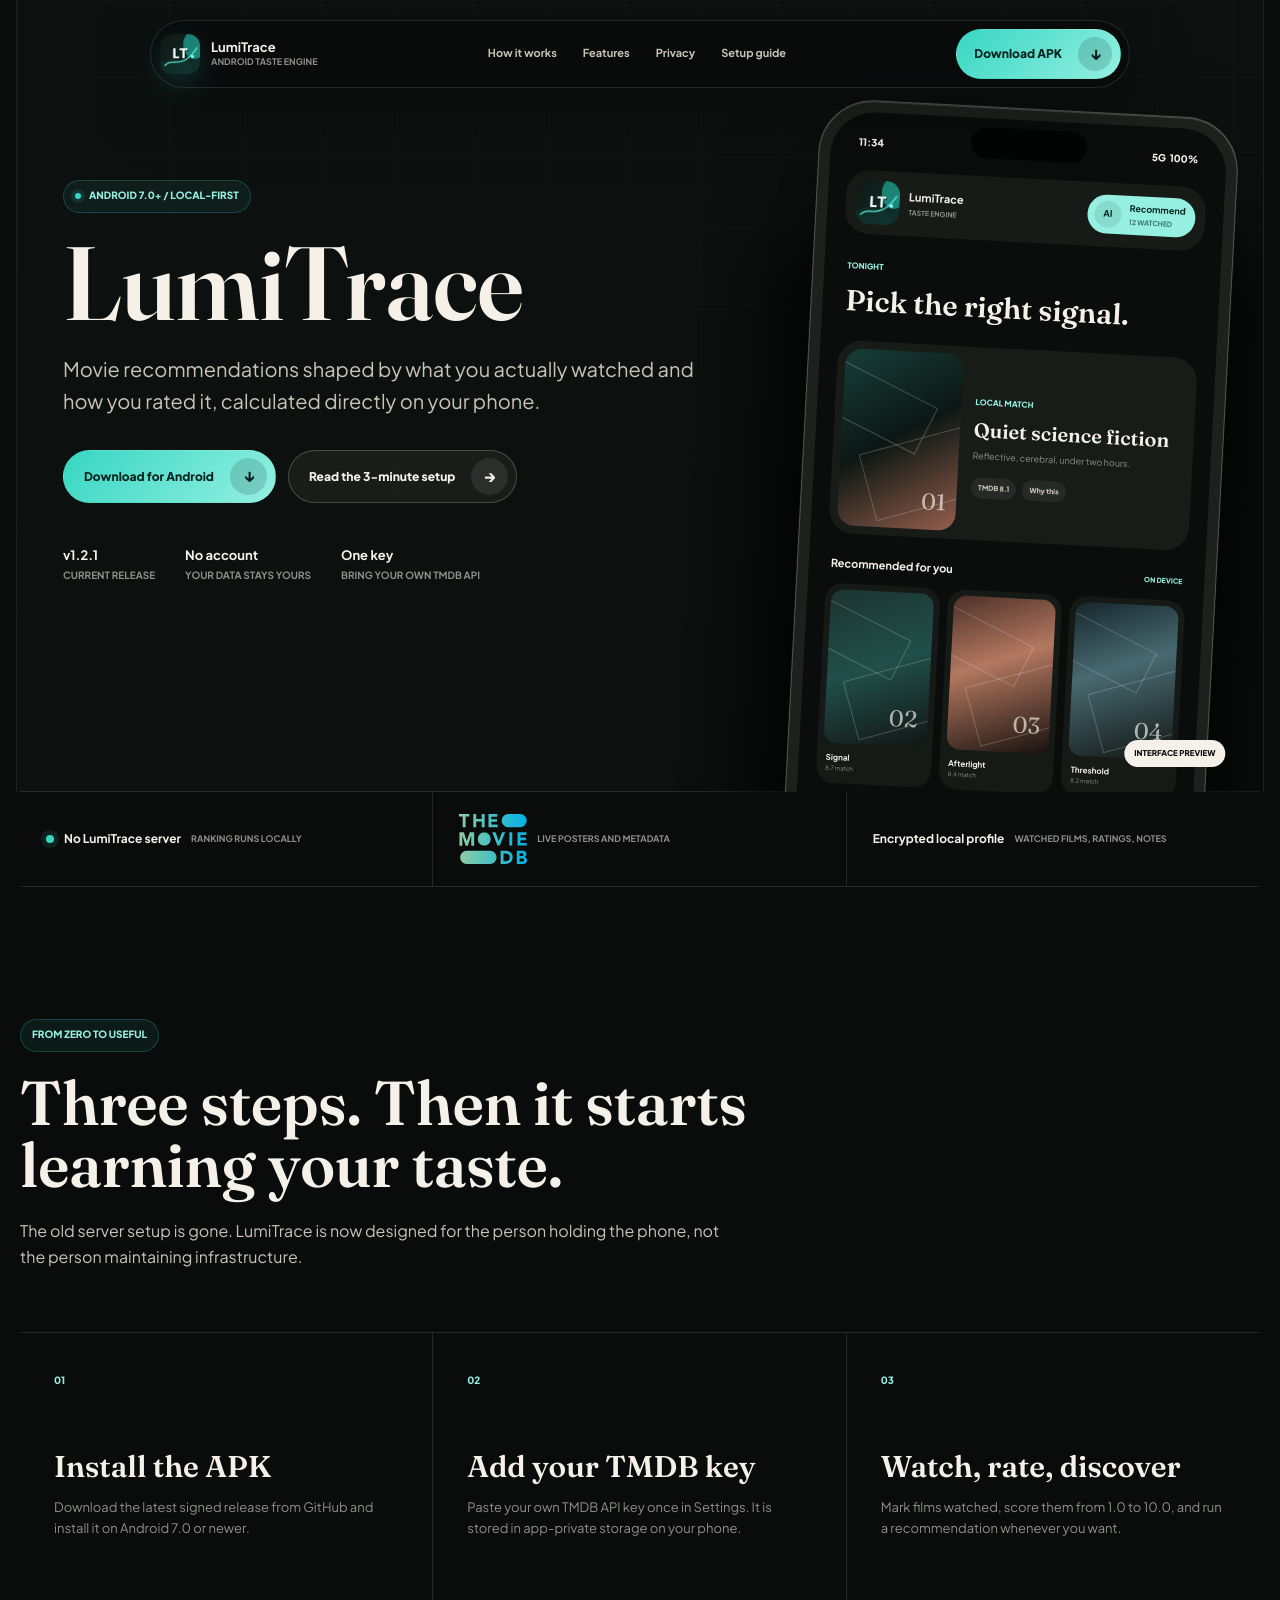
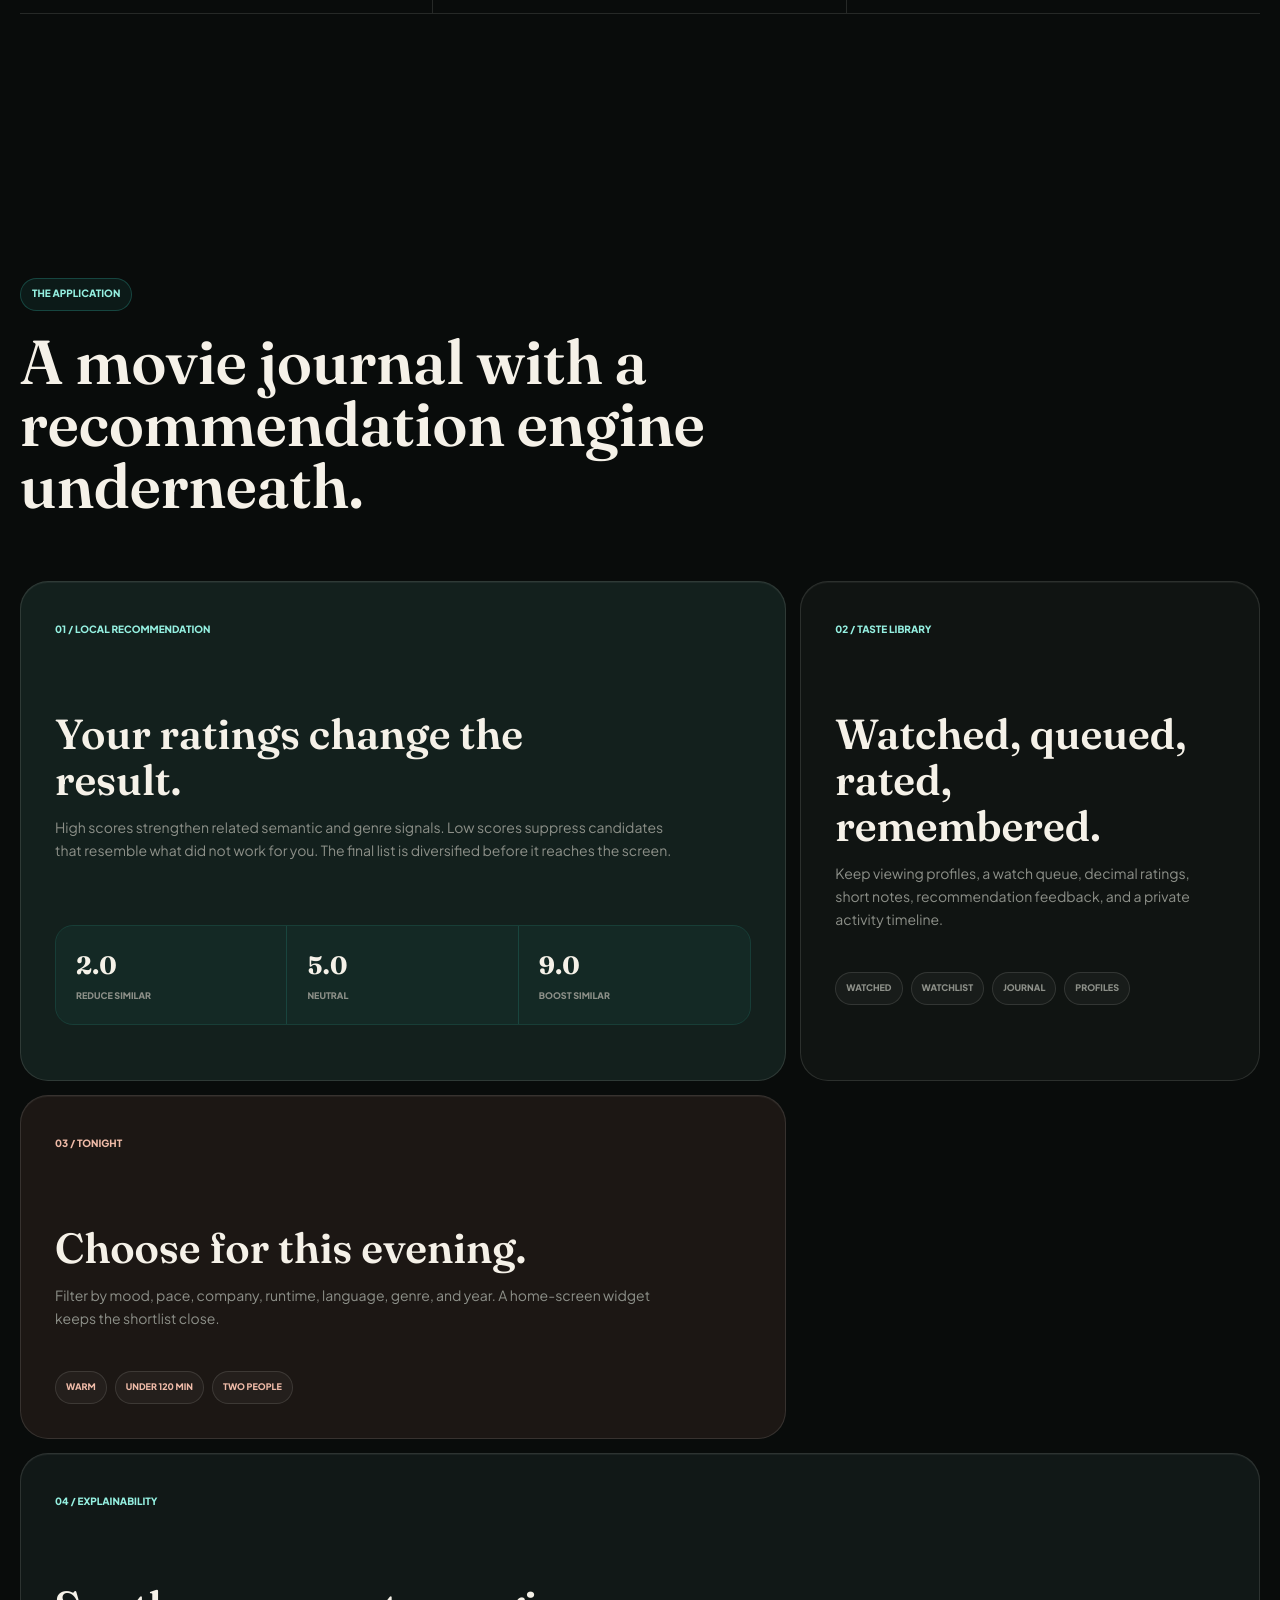
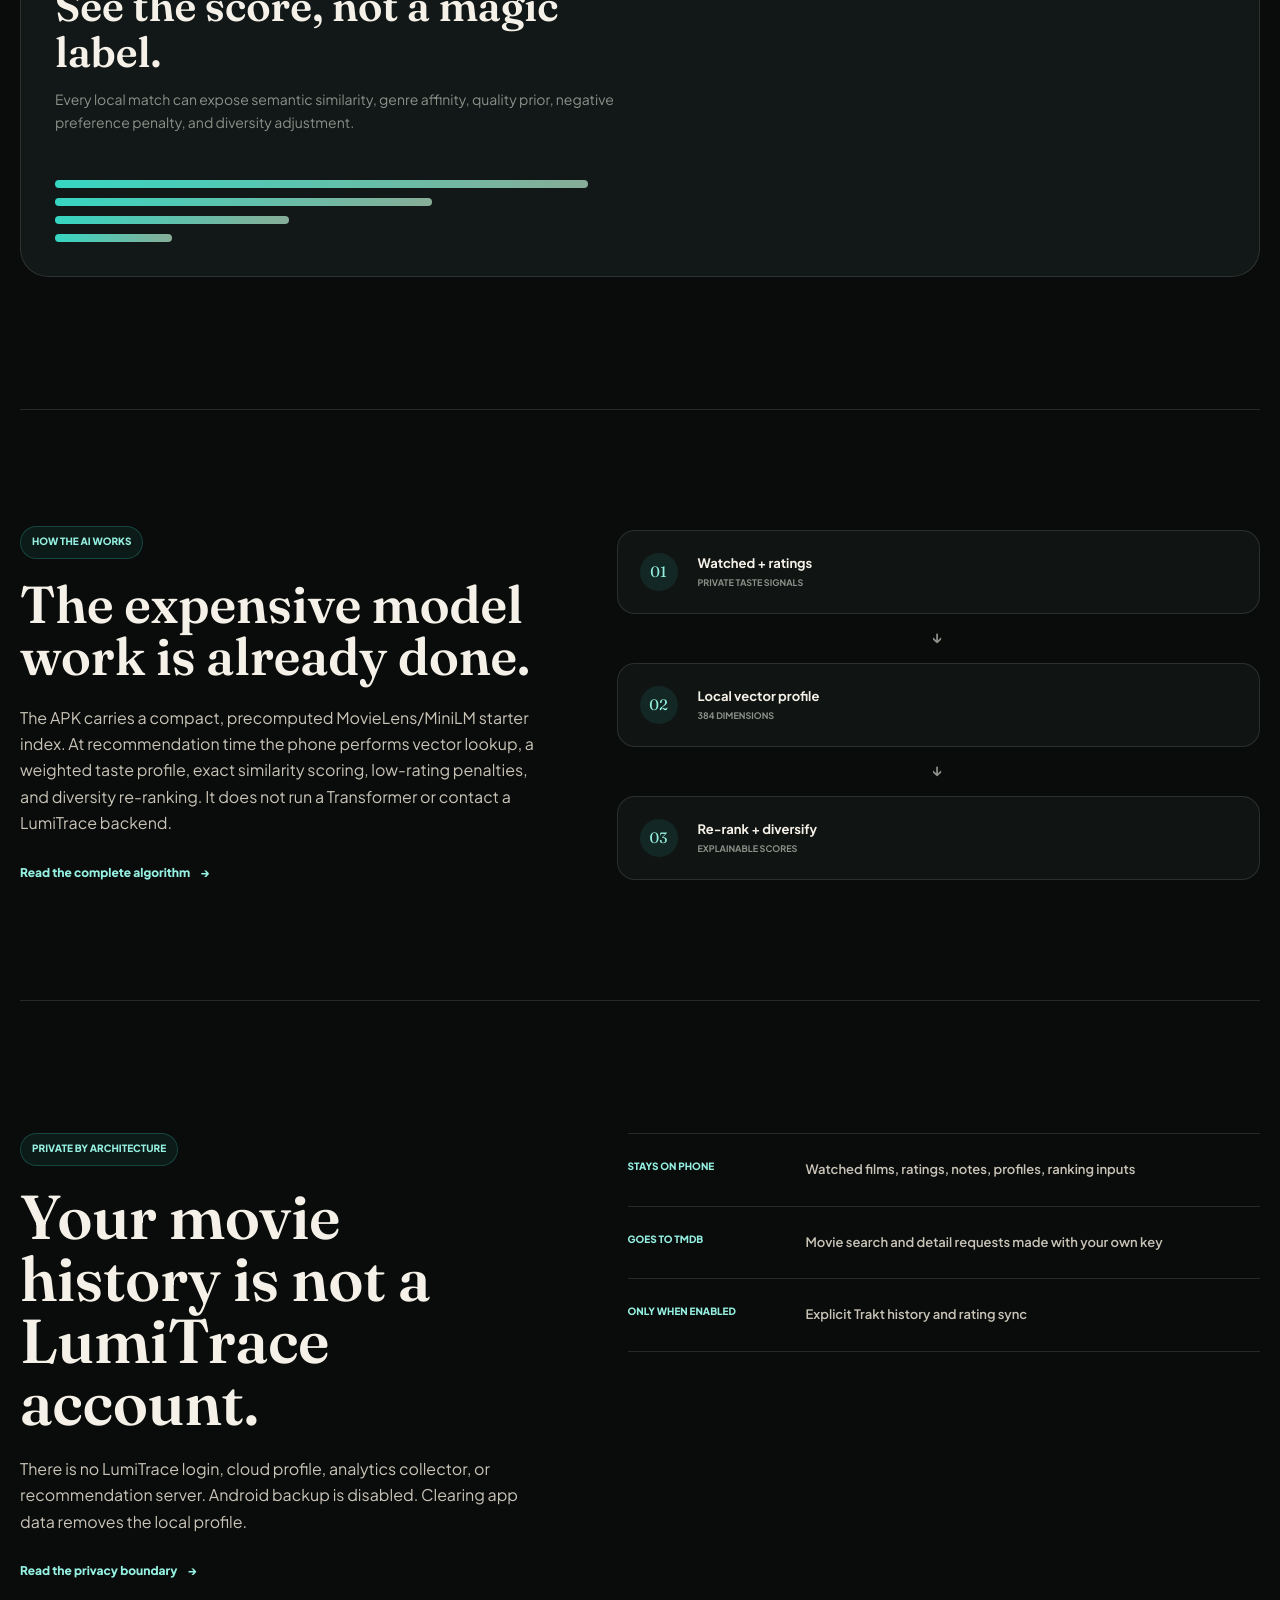
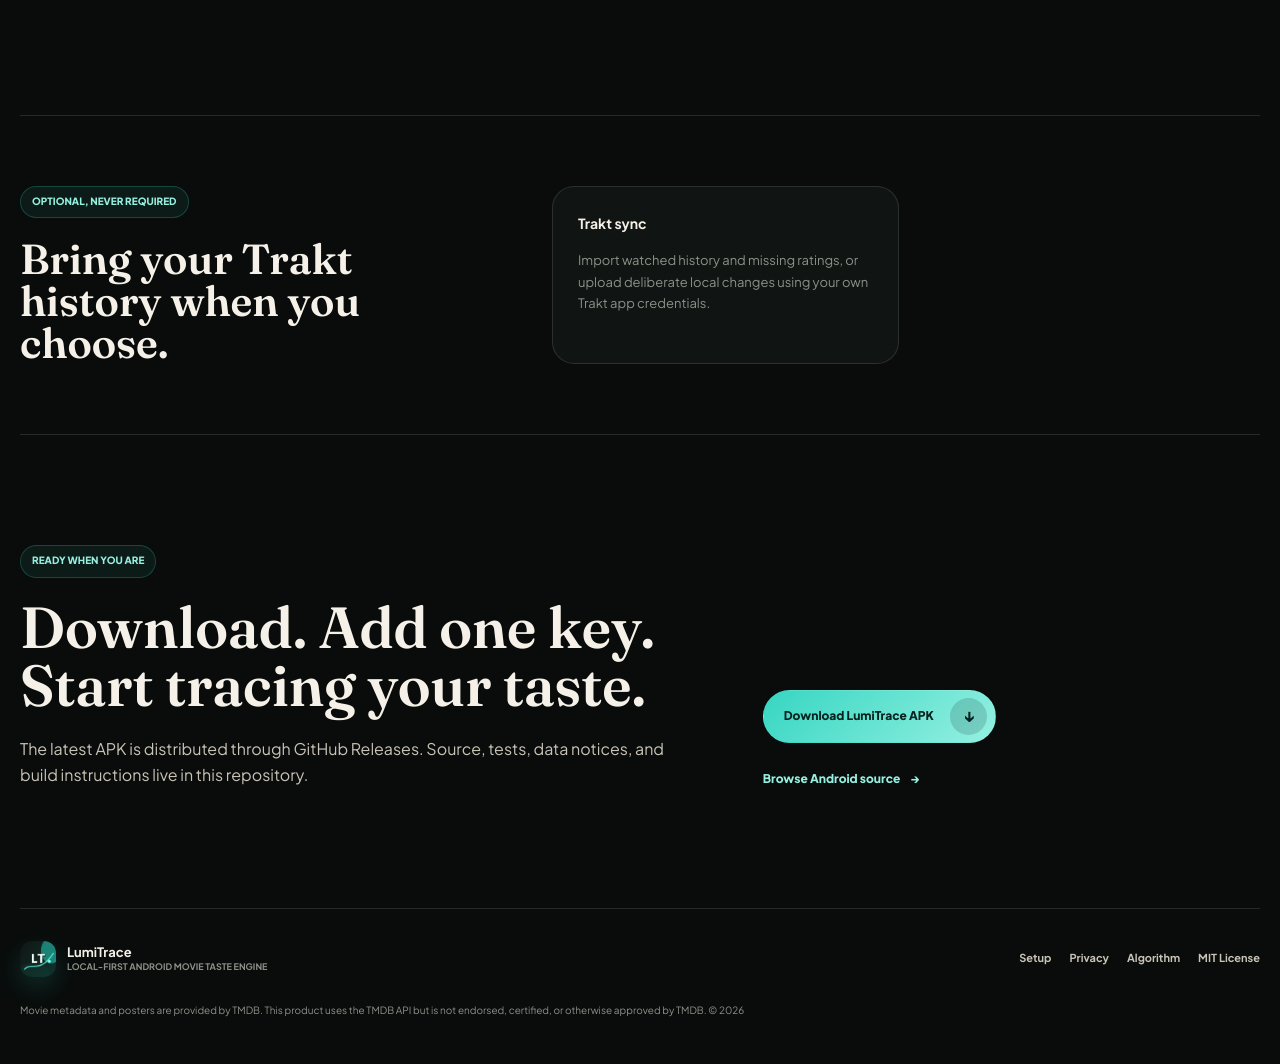
<file: index.html>
<!doctype html>
<html lang="en">
<head>
  <meta charset="utf-8">
  <meta name="viewport" content="width=device-width, initial-scale=1">
  <meta name="description" content="LumiTrace is a private Android movie taste engine. Download the APK, add your own TMDB key, and get on-device recommendations from what you watched and rated.">
  <meta name="theme-color" content="#090c0b">
  <meta property="og:title" content="LumiTrace - Private movie recommendations on Android">
  <meta property="og:description" content="One APK. Your TMDB key. Recommendations calculated on your phone.">
  <meta property="og:image" content="assets/lumitrace-app-icon.png">
  <title>LumiTrace | Private movie recommendations on Android</title>
  <link rel="icon" href="assets/lumitrace-app-icon.png">
  <link rel="preconnect" href="https://fonts.googleapis.com">
  <link rel="preconnect" href="https://fonts.gstatic.com" crossorigin>
  <link href="https://fonts.googleapis.com/css2?family=Fraunces:opsz,wght@9..144,500..750&family=Plus+Jakarta+Sans:wght@400;500;600;700;800&display=swap" rel="stylesheet">
  <link rel="stylesheet" href="styles.css?v=android-v1">
  <script src="site.js?v=android-v1" defer></script>
</head>
<body>
  <a class="skip-link" href="#main">Skip to content</a>

  <header class="nav-island" aria-label="Primary navigation">
    <a class="brand" href="#top" aria-label="LumiTrace home">
      <img src="assets/lumitrace-app-icon.png" alt="" width="40" height="40">
      <span>
        <strong>LumiTrace</strong>
        <small>Android taste engine</small>
      </span>
    </a>
    <nav class="nav-links" aria-label="Page sections">
      <a href="#experience">How it works</a>
      <a href="#features">Features</a>
      <a href="#privacy">Privacy</a>
      <a href="guide.html">Setup guide</a>
    </nav>
    <a class="button button-compact" href="https://github.com/joe998556/LumiTrace-AI-Movie-Recommendation/releases/latest/download/LumiTrace.apk" data-download>
      <span>Download APK</span>
      <i aria-hidden="true">&darr;</i>
    </a>
  </header>

  <main id="main">
    <section class="hero" id="top">
      <div class="hero-grid" aria-hidden="true"></div>
      <div class="hero-copy" data-reveal>
        <span class="eyebrow"><b></b> Android 7.0+ / local-first</span>
        <h1>LumiTrace</h1>
        <p class="hero-lead">Movie recommendations shaped by what you actually watched and how you rated it, calculated directly on your phone.</p>
        <div class="hero-actions">
          <a class="button button-primary" href="https://github.com/joe998556/LumiTrace-AI-Movie-Recommendation/releases/latest/download/LumiTrace.apk" data-download>
            <span>Download for Android</span>
            <i aria-hidden="true">&darr;</i>
          </a>
          <a class="button button-secondary" href="guide.html">
            <span>Read the 3-minute setup</span>
            <i aria-hidden="true">&rarr;</i>
          </a>
        </div>
        <ul class="hero-facts" aria-label="Application facts">
          <li><strong>v1.2.1</strong><span>current release</span></li>
          <li><strong>No account</strong><span>your data stays yours</span></li>
          <li><strong>One key</strong><span>bring your own TMDB API</span></li>
        </ul>
      </div>

      <div class="phone-stage" data-reveal aria-label="LumiTrace application interface preview">
        <div class="phone-shadow"></div>
        <div class="phone-shell">
          <div class="phone-screen">
            <div class="phone-status"><span>11:34</span><span>5G&nbsp;&nbsp;100%</span></div>
            <div class="app-bar">
              <div class="app-identity">
                <img src="assets/lumitrace-app-icon.png" alt="" width="44" height="44">
                <span><strong>LumiTrace</strong><small>Taste engine</small></span>
              </div>
              <div class="recommend-pill"><b>AI</b><span><strong>Recommend</strong><small>12 watched</small></span></div>
            </div>
            <div class="phone-heading"><span>Tonight</span><strong>Pick the right signal.</strong></div>
            <div class="phone-feature">
              <div class="poster-art poster-a"><span>01</span></div>
              <div class="phone-feature-copy">
                <small>LOCAL MATCH</small>
                <strong>Quiet science fiction</strong>
                <p>Reflective, cerebral, under two hours.</p>
                <div><span>TMDB 8.1</span><span>Why this</span></div>
              </div>
            </div>
            <div class="phone-subhead"><strong>Recommended for you</strong><span>On device</span></div>
            <div class="poster-row">
              <div><div class="poster-art poster-b"><span>02</span></div><strong>Signal</strong><small>8.7 match</small></div>
              <div><div class="poster-art poster-c"><span>03</span></div><strong>Afterlight</strong><small>8.4 match</small></div>
              <div><div class="poster-art poster-d"><span>04</span></div><strong>Threshold</strong><small>8.2 match</small></div>
            </div>
          </div>
        </div>
        <span class="preview-label">Interface preview</span>
      </div>
    </section>

    <section class="provider-strip" aria-label="Product boundaries" data-reveal>
      <div><span class="signal-dot"></span><strong>No LumiTrace server</strong><small>ranking runs locally</small></div>
      <div><img src="assets/tmdb-logo.svg" alt="TMDB" width="68"><small>live posters and metadata</small></div>
      <div><strong>Encrypted local profile</strong><small>watched films, ratings, notes</small></div>
    </section>

    <section class="section setup-section" id="experience">
      <div class="section-heading" data-reveal>
        <span class="eyebrow">From zero to useful</span>
        <h2>Three steps. Then it starts learning your taste.</h2>
        <p>The old server setup is gone. LumiTrace is now designed for the person holding the phone, not the person maintaining infrastructure.</p>
      </div>
      <div class="steps">
        <article data-reveal>
          <span>01</span>
          <h3>Install the APK</h3>
          <p>Download the latest signed release from GitHub and install it on Android 7.0 or newer.</p>
        </article>
        <article data-reveal>
          <span>02</span>
          <h3>Add your TMDB key</h3>
          <p>Paste your own TMDB API key once in Settings. It is stored in app-private storage on your phone.</p>
        </article>
        <article data-reveal>
          <span>03</span>
          <h3>Watch, rate, discover</h3>
          <p>Mark films watched, score them from 1.0 to 10.0, and run a recommendation whenever you want.</p>
        </article>
      </div>
    </section>

    <section class="section" id="features">
      <div class="section-heading section-heading-wide" data-reveal>
        <span class="eyebrow">The application</span>
        <h2>A movie journal with a recommendation engine underneath.</h2>
      </div>
      <div class="feature-grid">
        <article class="feature feature-main" data-reveal>
          <span class="feature-index">01 / Local recommendation</span>
          <h3>Your ratings change the result.</h3>
          <p>High scores strengthen related semantic and genre signals. Low scores suppress candidates that resemble what did not work for you. The final list is diversified before it reaches the screen.</p>
          <div class="rating-scale" aria-label="Rating influence example">
            <span><b>2.0</b><small>reduce similar</small></span>
            <span><b>5.0</b><small>neutral</small></span>
            <span><b>9.0</b><small>boost similar</small></span>
          </div>
        </article>
        <article class="feature feature-library" data-reveal>
          <span class="feature-index">02 / Taste library</span>
          <h3>Watched, queued, rated, remembered.</h3>
          <p>Keep viewing profiles, a watch queue, decimal ratings, short notes, recommendation feedback, and a private activity timeline.</p>
          <div class="library-list"><span>Watched</span><span>Watchlist</span><span>Journal</span><span>Profiles</span></div>
        </article>
        <article class="feature feature-tonight" data-reveal>
          <span class="feature-index">03 / Tonight</span>
          <h3>Choose for this evening.</h3>
          <p>Filter by mood, pace, company, runtime, language, genre, and year. A home-screen widget keeps the shortlist close.</p>
          <div class="context-tags"><span>Warm</span><span>Under 120 min</span><span>Two people</span></div>
        </article>
        <article class="feature feature-explain" data-reveal>
          <span class="feature-index">04 / Explainability</span>
          <h3>See the score, not a magic label.</h3>
          <p>Every local match can expose semantic similarity, genre affinity, quality prior, negative preference penalty, and diversity adjustment.</p>
          <div class="trace-bars" aria-hidden="true">
            <i style="--value:82%"></i><i style="--value:58%"></i><i style="--value:36%"></i><i style="--value:18%"></i>
          </div>
        </article>
      </div>
    </section>

    <section class="algorithm-band" id="algorithm">
      <div class="section-heading" data-reveal>
        <span class="eyebrow">How the AI works</span>
        <h2>The expensive model work is already done.</h2>
        <p>The APK carries a compact, precomputed MovieLens/MiniLM starter index. At recommendation time the phone performs vector lookup, a weighted taste profile, exact similarity scoring, low-rating penalties, and diversity re-ranking. It does not run a Transformer or contact a LumiTrace backend.</p>
        <a class="text-link" href="ALGORITHM.md">Read the complete algorithm <span>&rarr;</span></a>
      </div>
      <div class="pipeline" data-reveal aria-label="On-device recommendation pipeline">
        <div><span>01</span><strong>Watched + ratings</strong><small>private taste signals</small></div>
        <b aria-hidden="true">&rarr;</b>
        <div><span>02</span><strong>Local vector profile</strong><small>384 dimensions</small></div>
        <b aria-hidden="true">&rarr;</b>
        <div><span>03</span><strong>Re-rank + diversify</strong><small>explainable scores</small></div>
      </div>
    </section>

    <section class="section privacy-section" id="privacy">
      <div class="privacy-copy" data-reveal>
        <span class="eyebrow">Private by architecture</span>
        <h2>Your movie history is not a LumiTrace account.</h2>
        <p>There is no LumiTrace login, cloud profile, analytics collector, or recommendation server. Android backup is disabled. Clearing app data removes the local profile.</p>
        <a class="text-link" href="privacy.html">Read the privacy boundary <span>&rarr;</span></a>
      </div>
      <div class="privacy-ledger" data-reveal>
        <div><span>Stays on phone</span><strong>Watched films, ratings, notes, profiles, ranking inputs</strong></div>
        <div><span>Goes to TMDB</span><strong>Movie search and detail requests made with your own key</strong></div>
        <div><span>Only when enabled</span><strong>Explicit Trakt history and rating sync</strong></div>
      </div>
    </section>

    <section class="optional-band" data-reveal>
      <div>
        <span class="eyebrow">Optional, never required</span>
        <h2>Bring your Trakt history when you choose.</h2>
      </div>
      <div class="optional-items">
        <article><strong>Trakt sync</strong><p>Import watched history and missing ratings, or upload deliberate local changes using your own Trakt app credentials.</p></article>
      </div>
    </section>

    <section class="download-section" id="download">
      <div data-reveal>
        <span class="eyebrow">Ready when you are</span>
        <h2>Download. Add one key. Start tracing your taste.</h2>
        <p>The latest APK is distributed through GitHub Releases. Source, tests, data notices, and build instructions live in this repository.</p>
      </div>
      <div class="download-actions" data-reveal>
        <a class="button button-primary" href="https://github.com/joe998556/LumiTrace-AI-Movie-Recommendation/releases/latest/download/LumiTrace.apk" data-download>
          <span>Download LumiTrace APK</span>
          <i aria-hidden="true">&darr;</i>
        </a>
        <a class="text-link" href="https://github.com/joe998556/LumiTrace-AI-Movie-Recommendation">Browse Android source <span>&rarr;</span></a>
      </div>
    </section>
  </main>

  <footer>
    <div class="footer-brand"><img src="assets/lumitrace-app-icon.png" alt="" width="36" height="36"><span><strong>LumiTrace</strong><small>Local-first Android movie taste engine</small></span></div>
    <div class="footer-links"><a href="guide.html">Setup</a><a href="privacy.html">Privacy</a><a href="ALGORITHM.md">Algorithm</a><a href="LICENSE">MIT License</a></div>
    <p>Movie metadata and posters are provided by TMDB. This product uses the TMDB API but is not endorsed, certified, or otherwise approved by TMDB. <span id="copyrightYear"></span></p>
  </footer>
</body>
</html>
</file>
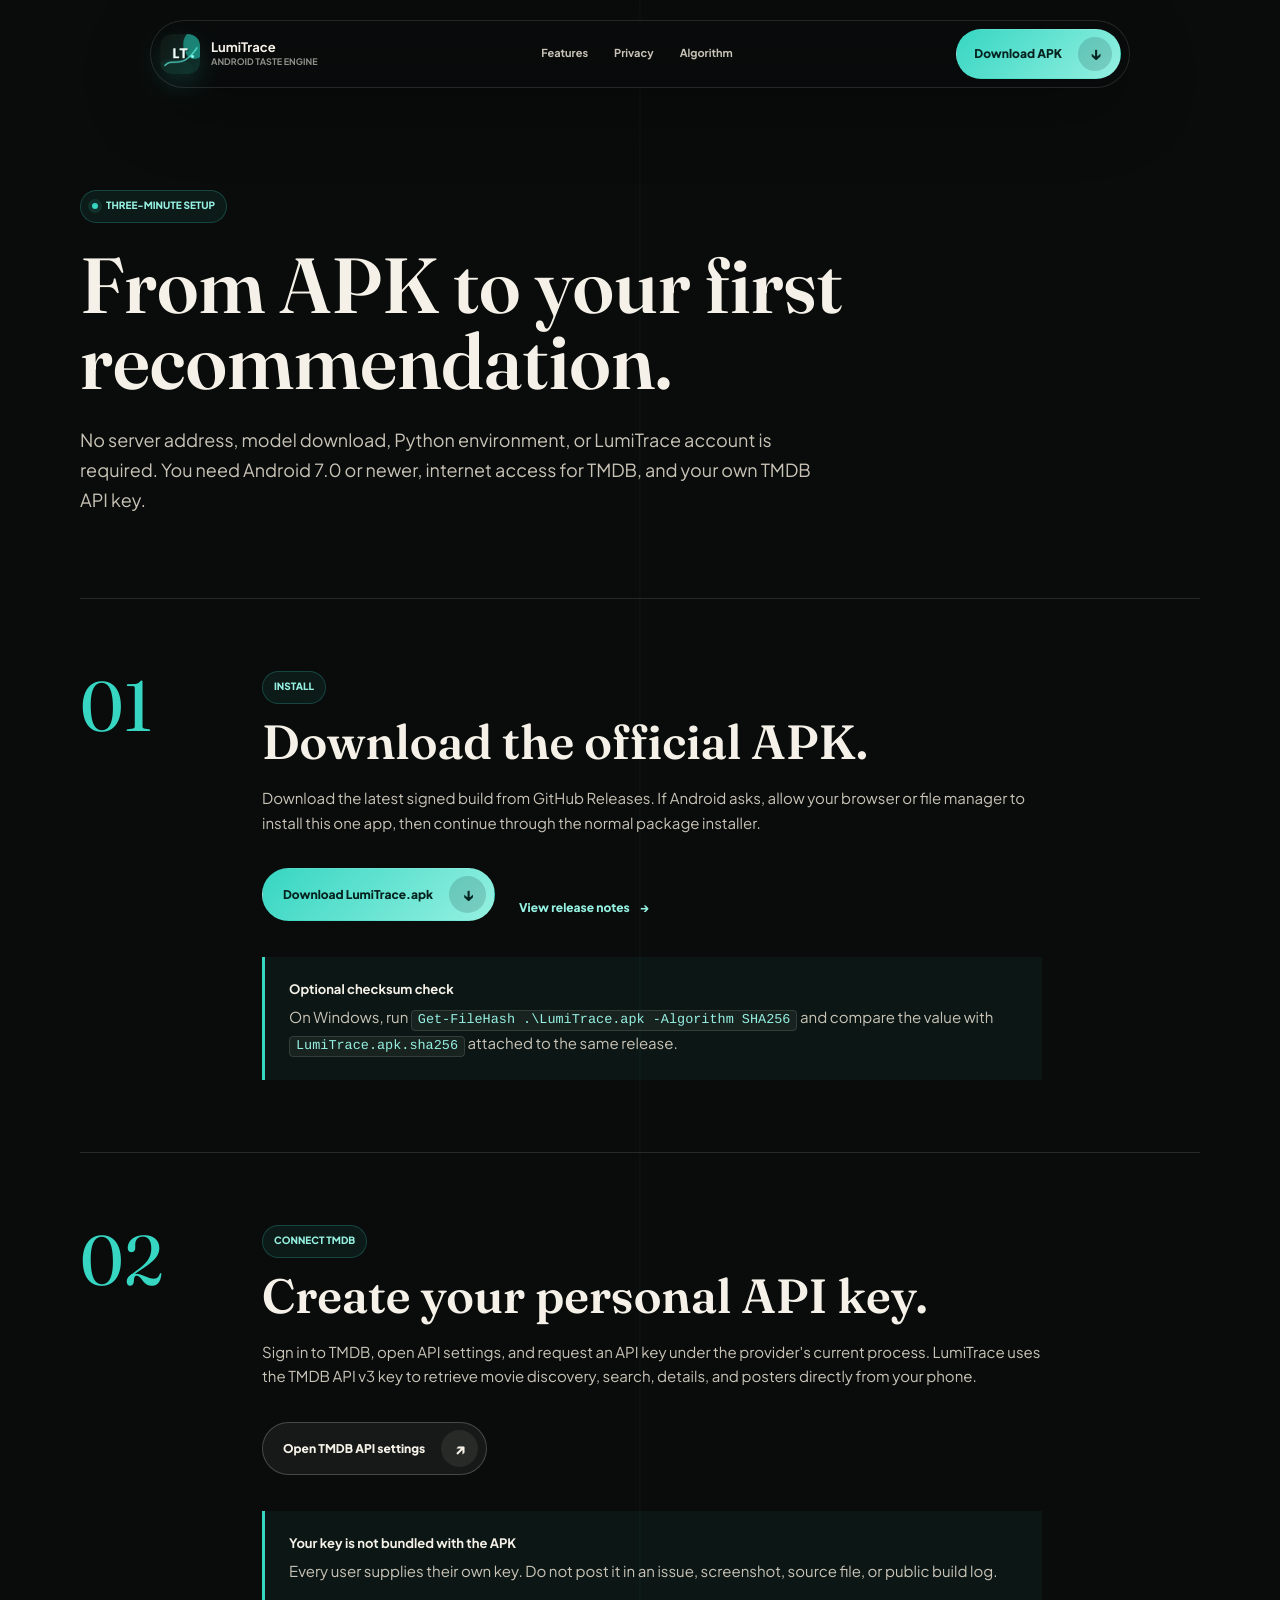
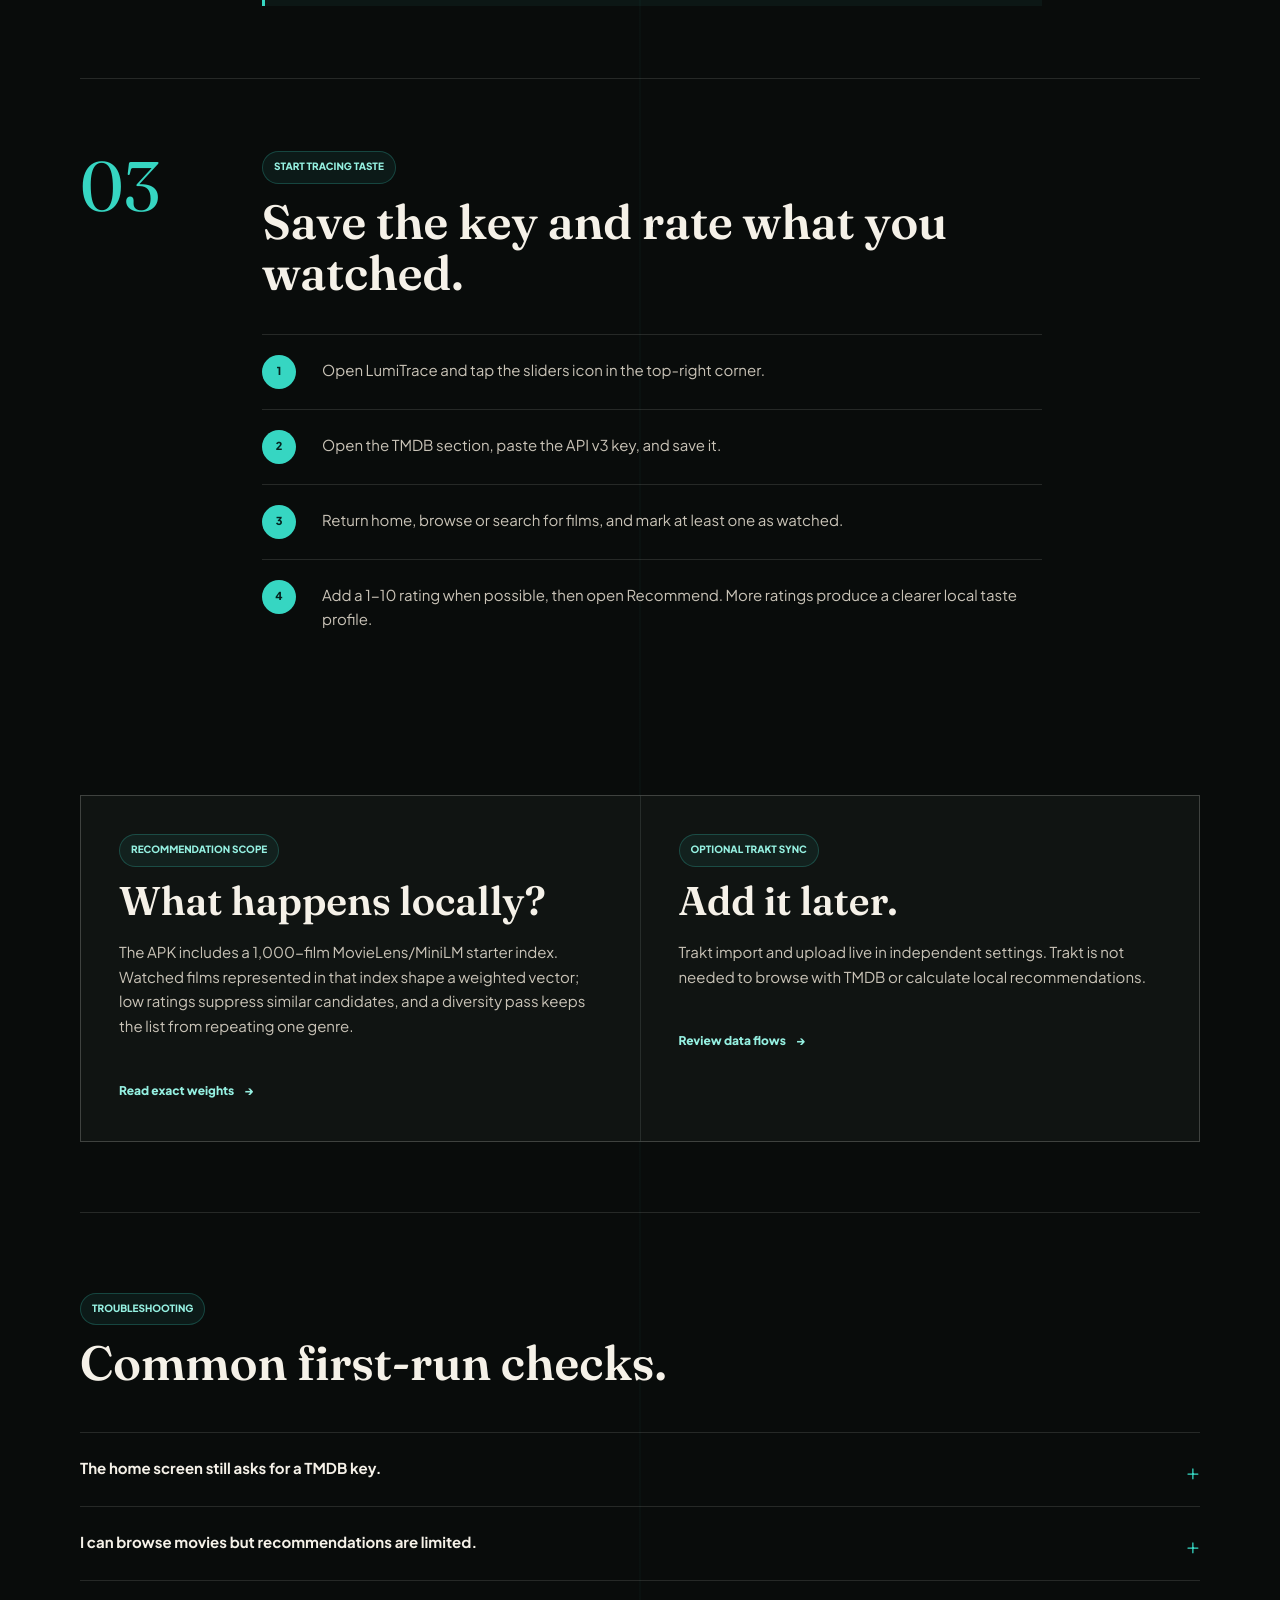
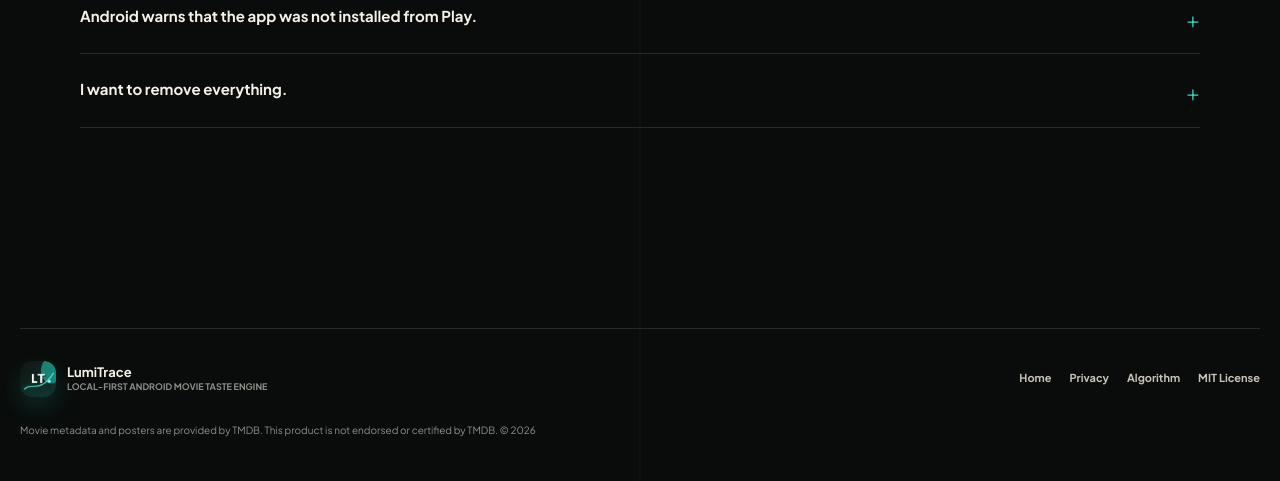
<file: guide.html>
<!doctype html>
<html lang="en">
<head>
  <meta charset="utf-8">
  <meta name="viewport" content="width=device-width, initial-scale=1">
  <meta name="description" content="Install LumiTrace on Android, create a TMDB API key, and start private on-device movie recommendations in three steps.">
  <meta name="theme-color" content="#090c0b">
  <title>Setup Guide | LumiTrace</title>
  <link rel="icon" href="assets/lumitrace-app-icon.png">
  <link rel="preconnect" href="https://fonts.googleapis.com">
  <link rel="preconnect" href="https://fonts.gstatic.com" crossorigin>
  <link href="https://fonts.googleapis.com/css2?family=Fraunces:opsz,wght@9..144,500..750&family=Plus+Jakarta+Sans:wght@400;500;600;700;800&display=swap" rel="stylesheet">
  <link rel="stylesheet" href="styles.css?v=android-v1">
  <script src="site.js?v=android-v1" defer></script>
</head>
<body class="document-body">
  <a class="skip-link" href="#main">Skip to content</a>
  <header class="nav-island" aria-label="Primary navigation">
    <a class="brand" href="index.html" aria-label="LumiTrace home">
      <img src="assets/lumitrace-app-icon.png" alt="" width="40" height="40">
      <span><strong>LumiTrace</strong><small>Android taste engine</small></span>
    </a>
    <nav class="nav-links" aria-label="Page navigation"><a href="index.html#features">Features</a><a href="privacy.html">Privacy</a><a href="ALGORITHM.md">Algorithm</a></nav>
    <a class="button button-compact" href="https://github.com/joe998556/LumiTrace-AI-Movie-Recommendation/releases/latest/download/LumiTrace.apk"><span>Download APK</span><i aria-hidden="true">&darr;</i></a>
  </header>

  <main class="document-shell" id="main">
    <header class="document-hero" data-reveal>
      <span class="eyebrow"><b></b> Three-minute setup</span>
      <h1>From APK to your first recommendation.</h1>
      <p>No server address, model download, Python environment, or LumiTrace account is required. You need Android 7.0 or newer, internet access for TMDB, and your own TMDB API key.</p>
    </header>

    <section class="guide-step" data-reveal>
      <div class="step-number">01</div>
      <div class="step-content">
        <span class="eyebrow">Install</span>
        <h2>Download the official APK.</h2>
        <p>Download the latest signed build from GitHub Releases. If Android asks, allow your browser or file manager to install this one app, then continue through the normal package installer.</p>
        <div class="inline-actions">
          <a class="button button-primary" href="https://github.com/joe998556/LumiTrace-AI-Movie-Recommendation/releases/latest/download/LumiTrace.apk"><span>Download LumiTrace.apk</span><i aria-hidden="true">&darr;</i></a>
          <a class="text-link" href="https://github.com/joe998556/LumiTrace-AI-Movie-Recommendation/releases/latest">View release notes <span>&rarr;</span></a>
        </div>
        <aside class="document-note"><strong>Optional checksum check</strong><p>On Windows, run <code>Get-FileHash .\LumiTrace.apk -Algorithm SHA256</code> and compare the value with <code>LumiTrace.apk.sha256</code> attached to the same release.</p></aside>
      </div>
    </section>

    <section class="guide-step" data-reveal>
      <div class="step-number">02</div>
      <div class="step-content">
        <span class="eyebrow">Connect TMDB</span>
        <h2>Create your personal API key.</h2>
        <p>Sign in to TMDB, open API settings, and request an API key under the provider's current process. LumiTrace uses the TMDB API v3 key to retrieve movie discovery, search, details, and posters directly from your phone.</p>
        <div class="inline-actions"><a class="button button-secondary" href="https://www.themoviedb.org/settings/api"><span>Open TMDB API settings</span><i aria-hidden="true">&nearr;</i></a></div>
        <aside class="document-note"><strong>Your key is not bundled with the APK</strong><p>Every user supplies their own key. Do not post it in an issue, screenshot, source file, or public build log.</p></aside>
      </div>
    </section>

    <section class="guide-step" data-reveal>
      <div class="step-number">03</div>
      <div class="step-content">
        <span class="eyebrow">Start tracing taste</span>
        <h2>Save the key and rate what you watched.</h2>
        <ol class="instruction-list">
          <li><span>1</span><p>Open LumiTrace and tap the sliders icon in the top-right corner.</p></li>
          <li><span>2</span><p>Open the TMDB section, paste the API v3 key, and save it.</p></li>
          <li><span>3</span><p>Return home, browse or search for films, and mark at least one as watched.</p></li>
          <li><span>4</span><p>Add a 1-10 rating when possible, then open Recommend. More ratings produce a clearer local taste profile.</p></li>
        </ol>
      </div>
    </section>

    <section class="document-grid" data-reveal>
      <article><span class="eyebrow">Recommendation scope</span><h2>What happens locally?</h2><p>The APK includes a 1,000-film MovieLens/MiniLM starter index. Watched films represented in that index shape a weighted vector; low ratings suppress similar candidates, and a diversity pass keeps the list from repeating one genre.</p><a class="text-link" href="ALGORITHM.md">Read exact weights <span>&rarr;</span></a></article>
      <article><span class="eyebrow">Optional Trakt sync</span><h2>Add it later.</h2><p>Trakt import and upload live in independent settings. Trakt is not needed to browse with TMDB or calculate local recommendations.</p><a class="text-link" href="privacy.html">Review data flows <span>&rarr;</span></a></article>
    </section>

    <section class="troubleshooting" data-reveal>
      <span class="eyebrow">Troubleshooting</span>
      <h2>Common first-run checks.</h2>
      <details><summary>The home screen still asks for a TMDB key.</summary><p>Confirm that you saved the API v3 key, not a read-access token with extra text. Remove leading or trailing spaces and retry on a working internet connection.</p></details>
      <details><summary>I can browse movies but recommendations are limited.</summary><p>The live TMDB catalog is broader than the bundled 1,000-film semantic index. Mark several recognizable films as watched and add ratings. The app reports when it falls back to metadata signals.</p></details>
      <details><summary>Android warns that the app was not installed from Play.</summary><p>This is expected for a GitHub-distributed APK. Keep Play Protect enabled, install only the release asset from this repository, and compare the published checksum when you want an additional integrity check.</p></details>
      <details><summary>I want to remove everything.</summary><p>Use Android Settings > Apps > LumiTrace > Storage > Clear data, or uninstall the app. Android cloud backup is disabled.</p></details>
    </section>
  </main>

  <footer>
    <div class="footer-brand"><img src="assets/lumitrace-app-icon.png" alt="" width="36" height="36"><span><strong>LumiTrace</strong><small>Local-first Android movie taste engine</small></span></div>
    <div class="footer-links"><a href="index.html">Home</a><a href="privacy.html">Privacy</a><a href="ALGORITHM.md">Algorithm</a><a href="LICENSE">MIT License</a></div>
    <p>Movie metadata and posters are provided by TMDB. This product is not endorsed or certified by TMDB. <span id="copyrightYear"></span></p>
  </footer>
</body>
</html>
</file>
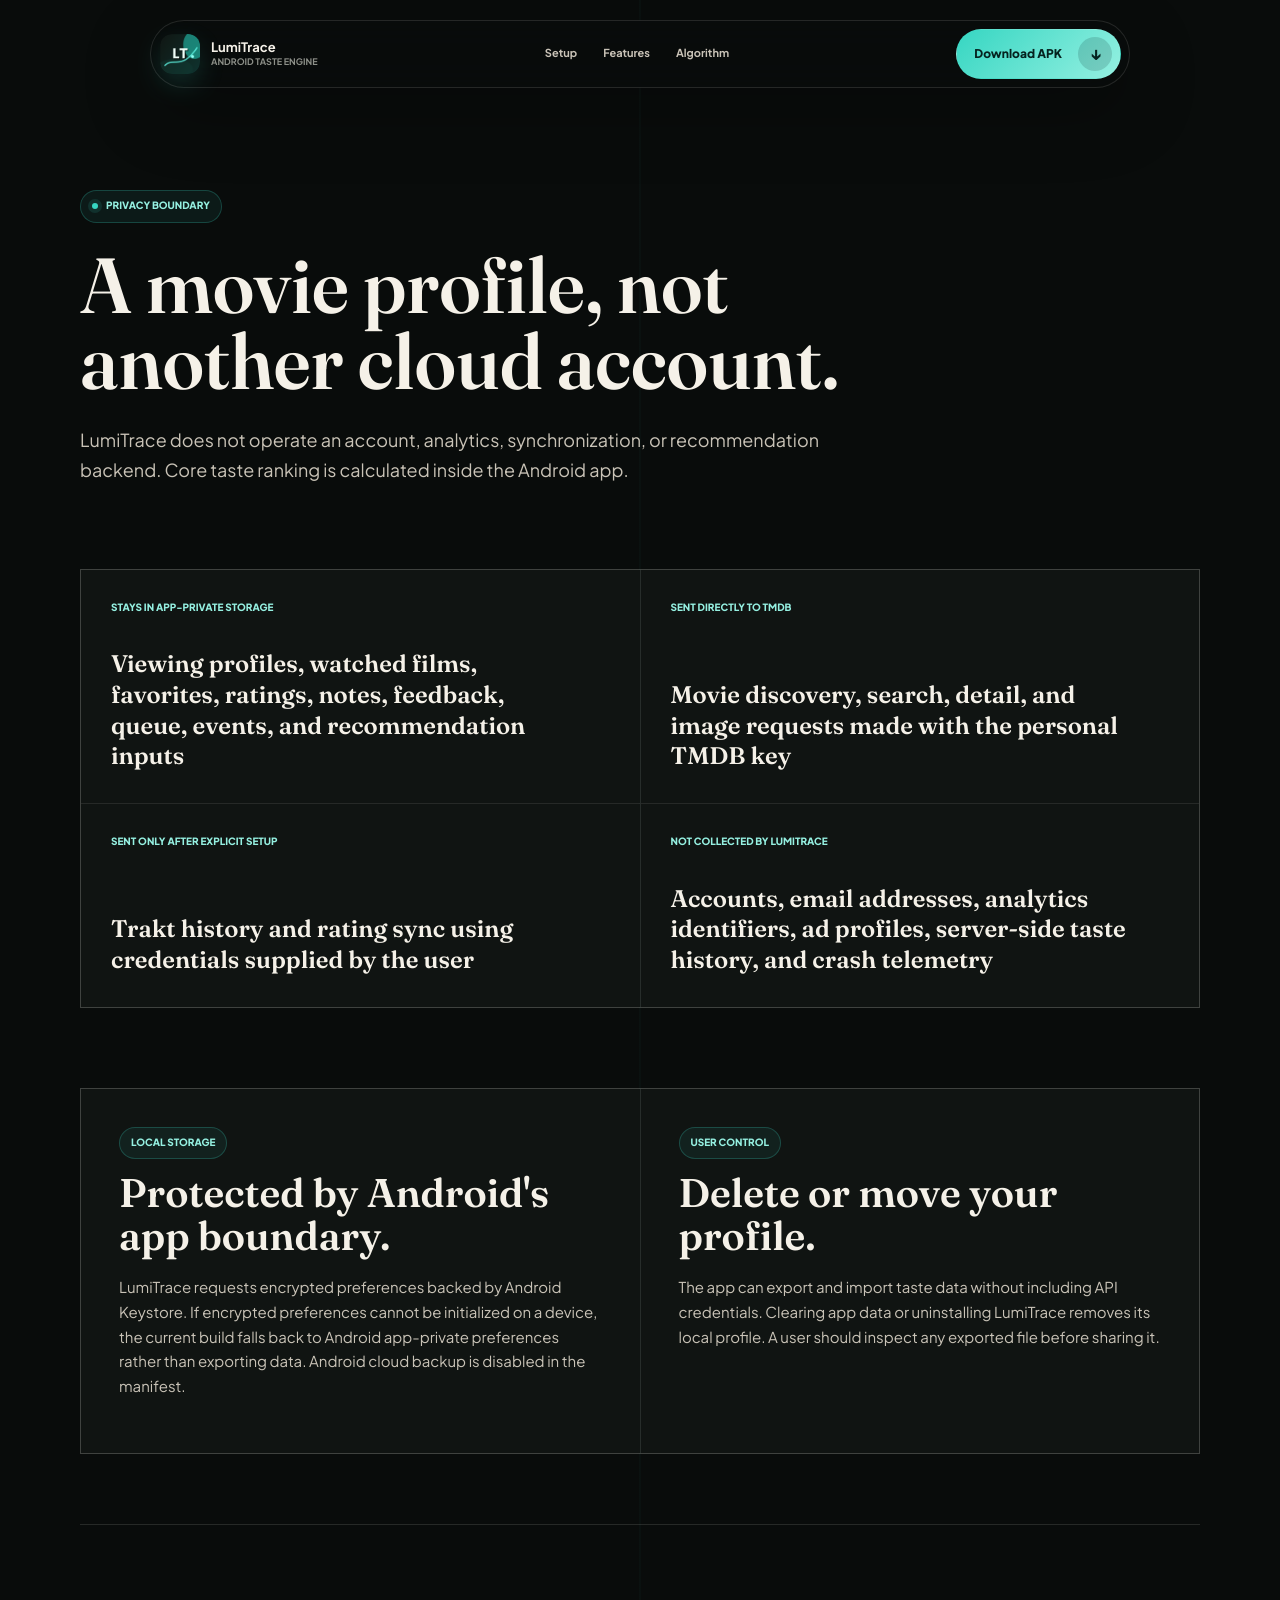
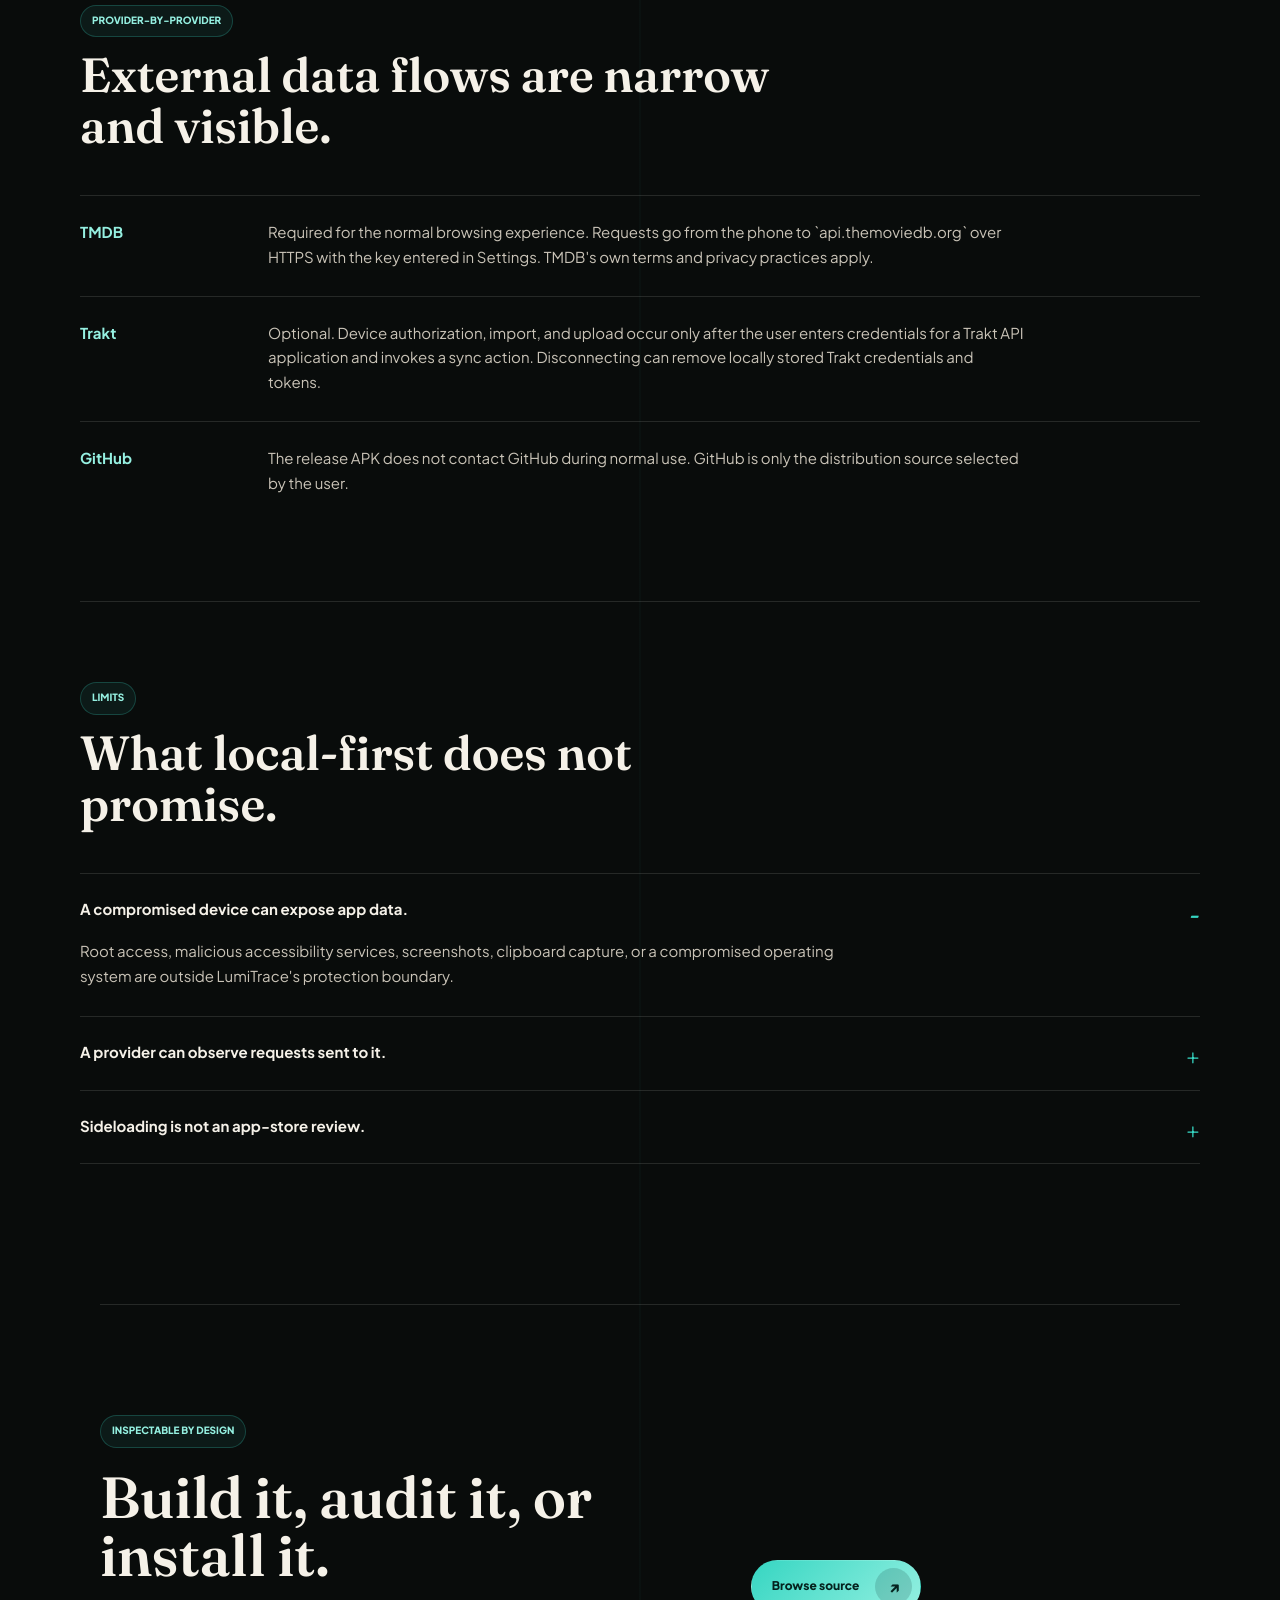
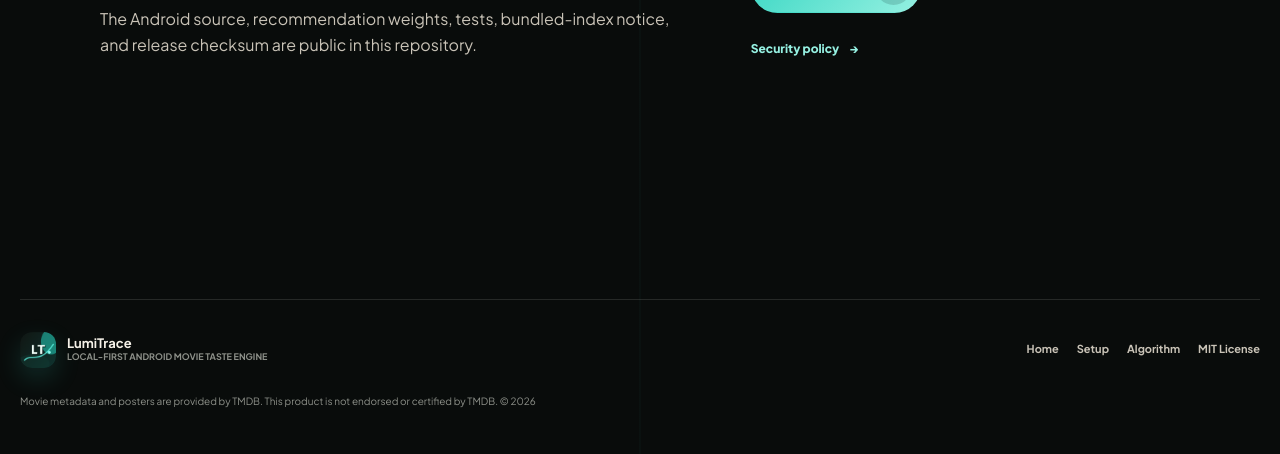
<file: privacy.html>
<!doctype html>
<html lang="en">
<head>
  <meta charset="utf-8">
  <meta name="viewport" content="width=device-width, initial-scale=1">
  <meta name="description" content="The LumiTrace privacy boundary: local movie taste data, direct TMDB access, and optional Trakt sync.">
  <meta name="theme-color" content="#090c0b">
  <title>Privacy | LumiTrace</title>
  <link rel="icon" href="assets/lumitrace-app-icon.png">
  <link rel="preconnect" href="https://fonts.googleapis.com">
  <link rel="preconnect" href="https://fonts.gstatic.com" crossorigin>
  <link href="https://fonts.googleapis.com/css2?family=Fraunces:opsz,wght@9..144,500..750&family=Plus+Jakarta+Sans:wght@400;500;600;700;800&display=swap" rel="stylesheet">
  <link rel="stylesheet" href="styles.css?v=android-v1">
  <script src="site.js?v=android-v1" defer></script>
</head>
<body class="document-body">
  <a class="skip-link" href="#main">Skip to content</a>
  <header class="nav-island" aria-label="Primary navigation">
    <a class="brand" href="index.html" aria-label="LumiTrace home"><img src="assets/lumitrace-app-icon.png" alt="" width="40" height="40"><span><strong>LumiTrace</strong><small>Android taste engine</small></span></a>
    <nav class="nav-links" aria-label="Page navigation"><a href="guide.html">Setup</a><a href="index.html#features">Features</a><a href="ALGORITHM.md">Algorithm</a></nav>
    <a class="button button-compact" href="https://github.com/joe998556/LumiTrace-AI-Movie-Recommendation/releases/latest/download/LumiTrace.apk"><span>Download APK</span><i aria-hidden="true">&darr;</i></a>
  </header>

  <main class="document-shell" id="main">
    <header class="document-hero" data-reveal>
      <span class="eyebrow"><b></b> Privacy boundary</span>
      <h1>A movie profile, not another cloud account.</h1>
      <p>LumiTrace does not operate an account, analytics, synchronization, or recommendation backend. Core taste ranking is calculated inside the Android app.</p>
    </header>

    <section class="privacy-matrix" data-reveal>
      <article><span>Stays in app-private storage</span><strong>Viewing profiles, watched films, favorites, ratings, notes, feedback, queue, events, and recommendation inputs</strong></article>
      <article><span>Sent directly to TMDB</span><strong>Movie discovery, search, detail, and image requests made with the personal TMDB key</strong></article>
      <article><span>Sent only after explicit setup</span><strong>Trakt history and rating sync using credentials supplied by the user</strong></article>
      <article><span>Not collected by LumiTrace</span><strong>Accounts, email addresses, analytics identifiers, ad profiles, server-side taste history, and crash telemetry</strong></article>
    </section>

    <section class="document-grid" data-reveal>
      <article><span class="eyebrow">Local storage</span><h2>Protected by Android's app boundary.</h2><p>LumiTrace requests encrypted preferences backed by Android Keystore. If encrypted preferences cannot be initialized on a device, the current build falls back to Android app-private preferences rather than exporting data. Android cloud backup is disabled in the manifest.</p></article>
      <article><span class="eyebrow">User control</span><h2>Delete or move your profile.</h2><p>The app can export and import taste data without including API credentials. Clearing app data or uninstalling LumiTrace removes its local profile. A user should inspect any exported file before sharing it.</p></article>
    </section>

    <section class="data-flow" data-reveal>
      <span class="eyebrow">Provider-by-provider</span>
      <h2>External data flows are narrow and visible.</h2>
      <div class="data-flow-row"><strong>TMDB</strong><p>Required for the normal browsing experience. Requests go from the phone to `api.themoviedb.org` over HTTPS with the key entered in Settings. TMDB's own terms and privacy practices apply.</p></div>
      <div class="data-flow-row"><strong>Trakt</strong><p>Optional. Device authorization, import, and upload occur only after the user enters credentials for a Trakt API application and invokes a sync action. Disconnecting can remove locally stored Trakt credentials and tokens.</p></div>
      <div class="data-flow-row"><strong>GitHub</strong><p>The release APK does not contact GitHub during normal use. GitHub is only the distribution source selected by the user.</p></div>
    </section>

    <section class="troubleshooting" data-reveal>
      <span class="eyebrow">Limits</span>
      <h2>What local-first does not promise.</h2>
      <details open><summary>A compromised device can expose app data.</summary><p>Root access, malicious accessibility services, screenshots, clipboard capture, or a compromised operating system are outside LumiTrace's protection boundary.</p></details>
      <details><summary>A provider can observe requests sent to it.</summary><p>TMDB and explicitly enabled providers receive the requests needed to deliver their service. Local recommendation prevents LumiTrace from collecting taste history; it does not make third-party network calls invisible to those providers.</p></details>
      <details><summary>Sideloading is not an app-store review.</summary><p>Install only release assets published by this repository, retain Android security scanning, and verify the attached checksum when appropriate.</p></details>
    </section>

    <section class="download-section compact-download" data-reveal>
      <div><span class="eyebrow">Inspectable by design</span><h2>Build it, audit it, or install it.</h2><p>The Android source, recommendation weights, tests, bundled-index notice, and release checksum are public in this repository.</p></div>
      <div class="download-actions"><a class="button button-primary" href="https://github.com/joe998556/LumiTrace-AI-Movie-Recommendation"><span>Browse source</span><i aria-hidden="true">&nearr;</i></a><a class="text-link" href="SECURITY.md">Security policy <span>&rarr;</span></a></div>
    </section>
  </main>

  <footer>
    <div class="footer-brand"><img src="assets/lumitrace-app-icon.png" alt="" width="36" height="36"><span><strong>LumiTrace</strong><small>Local-first Android movie taste engine</small></span></div>
    <div class="footer-links"><a href="index.html">Home</a><a href="guide.html">Setup</a><a href="ALGORITHM.md">Algorithm</a><a href="LICENSE">MIT License</a></div>
    <p>Movie metadata and posters are provided by TMDB. This product is not endorsed or certified by TMDB. <span id="copyrightYear"></span></p>
  </footer>
</body>
</html>
</file>
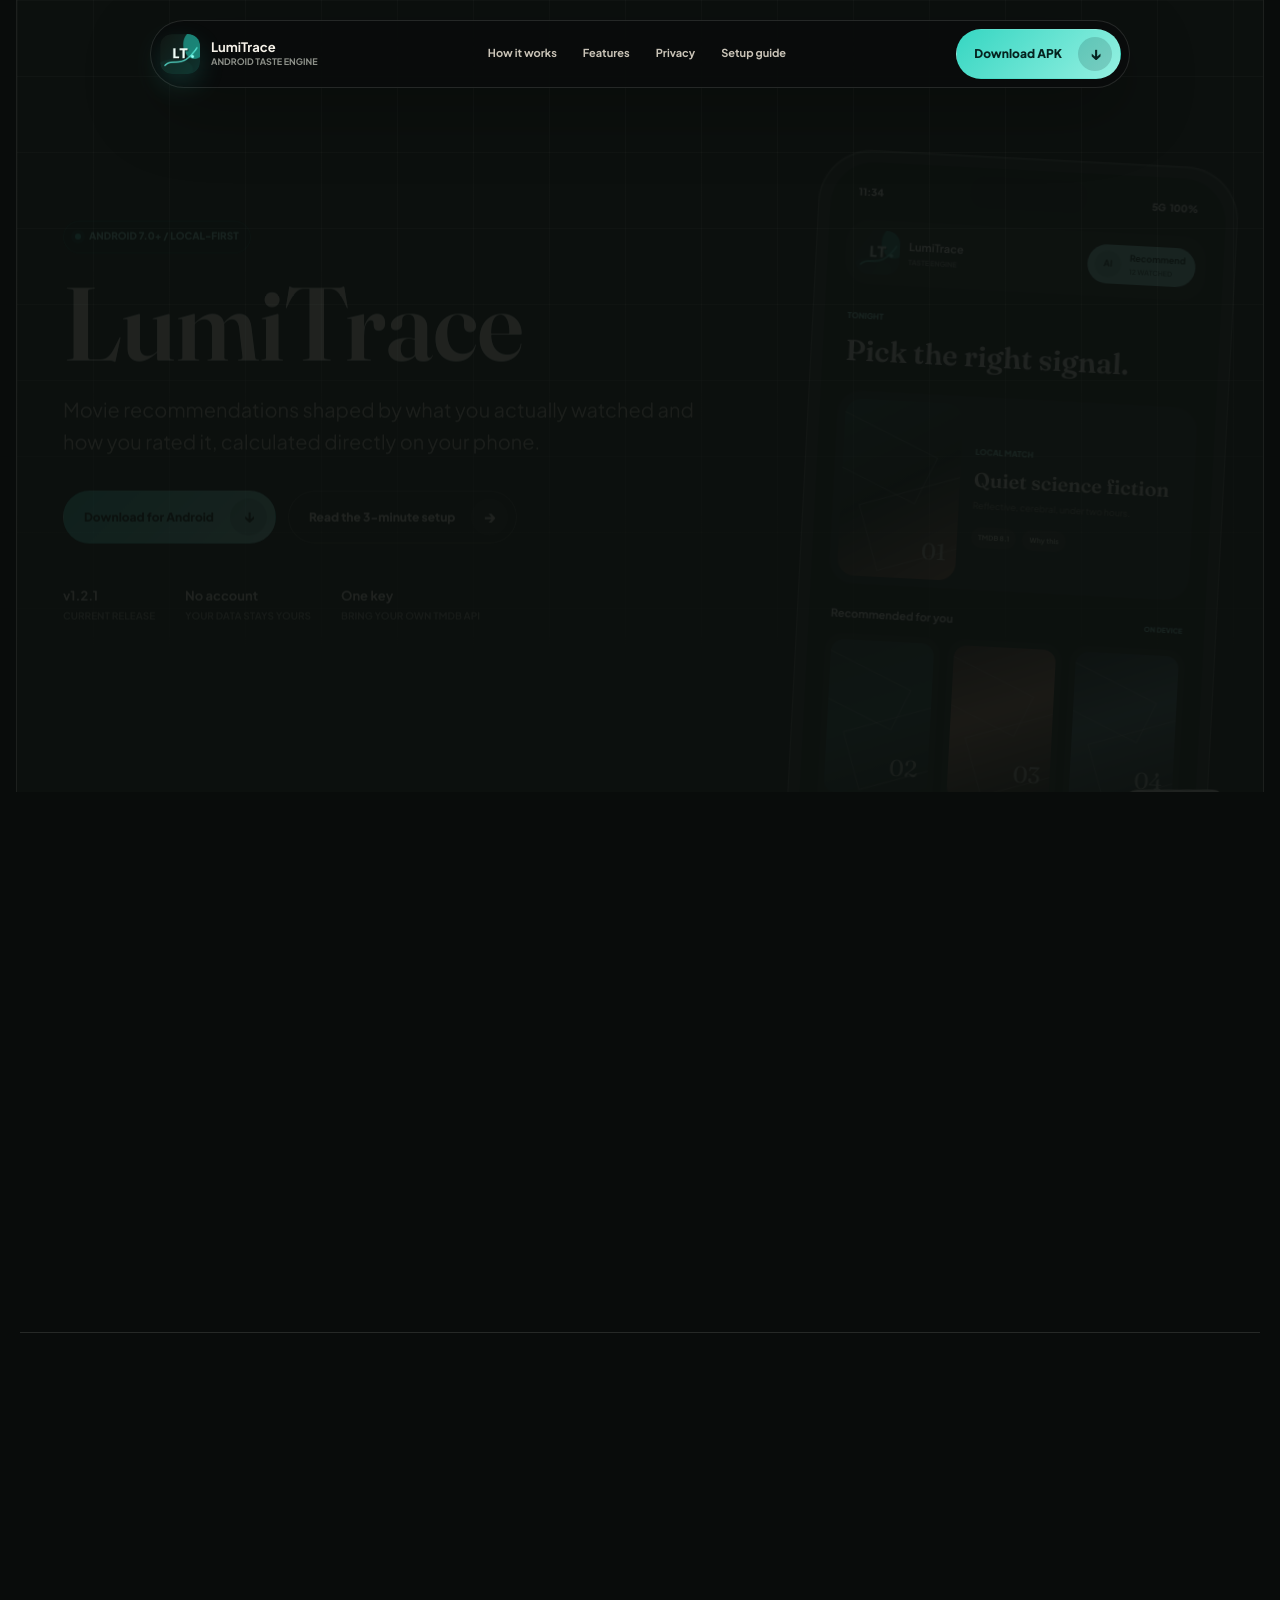
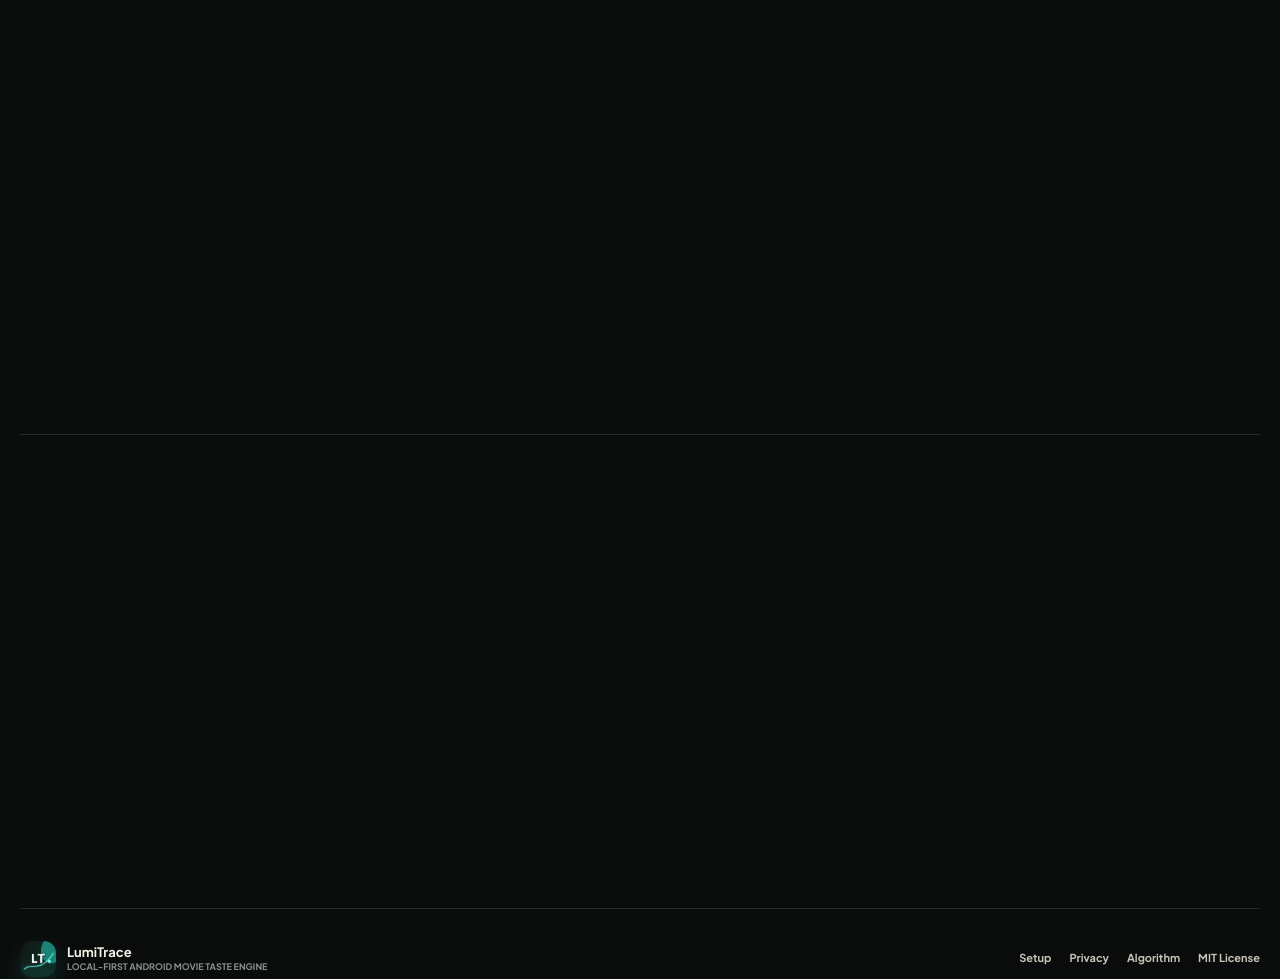
<file: recommendations.html>
<!DOCTYPE html>
<html lang="en">

<head>
  <meta charset="UTF-8">
  <meta name="viewport" content="width=device-width, initial-scale=1.0">
  <title>LumiTrace - Recommendations moved</title>
  <meta http-equiv="refresh" content="0; url=index.html#recommendations">
</head>

<body style="font-family: system-ui, sans-serif; background: #151413; color: #faf9f5; padding: 2rem;">
  <h1>LumiTrace recommendations now live on the main page.</h1>
  <p>Redirecting to <a href="index.html#recommendations" style="color: #cc785c;">index.html</a>.</p>
</body>

</html>
</file>
<file: styles.css>
:root {
  color-scheme: dark;
  --ink: #090c0b;
  --ink-raised: #101412;
  --panel: #151a17;
  --panel-soft: #1b211d;
  --paper: #f5f1e8;
  --paper-soft: #c9c3b7;
  --muted: #8d9089;
  --line: rgba(245, 241, 232, 0.12);
  --line-strong: rgba(245, 241, 232, 0.22);
  --teal: #36d6c2;
  --teal-light: #95f0e1;
  --sage: #87ad97;
  --coral: #d78970;
  --black-teal: #05231f;
  --ease-heavy: cubic-bezier(0.22, 1, 0.36, 1);
  --ease-spring: cubic-bezier(0.32, 0.72, 0, 1);
  --page: 1240px;
}

* {
  box-sizing: border-box;
}

html {
  scroll-behavior: smooth;
  scroll-padding-top: 110px;
}

body {
  min-width: 320px;
  min-height: 100dvh;
  margin: 0;
  overflow-x: hidden;
  background: var(--ink);
  color: var(--paper);
  font-family: "Plus Jakarta Sans", system-ui, sans-serif;
  font-size: 15px;
  line-height: 1.65;
  text-rendering: geometricPrecision;
}

body::before {
  content: "";
  position: fixed;
  inset: 0;
  z-index: 10;
  pointer-events: none;
  opacity: 0.02;
  background-image:
    linear-gradient(0deg, transparent 0 49%, rgba(255, 255, 255, 0.62) 50%, transparent 51%),
    linear-gradient(90deg, transparent 0 49%, rgba(255, 255, 255, 0.62) 50%, transparent 51%);
  background-size: 4px 4px;
}

button,
input,
textarea,
select {
  font: inherit;
}

a {
  color: inherit;
}

img {
  max-width: 100%;
}

::selection {
  background: rgba(54, 214, 194, 0.32);
}

.skip-link {
  position: fixed;
  left: 18px;
  top: 14px;
  z-index: 100;
  padding: 10px 15px;
  border-radius: 999px;
  background: var(--paper);
  color: var(--ink);
  font-weight: 800;
  text-decoration: none;
  transform: translateY(-150%);
  transition: transform 520ms var(--ease-heavy);
}

.skip-link:focus {
  transform: translateY(0);
}

.nav-island {
  position: fixed;
  top: 20px;
  left: 50%;
  z-index: 20;
  display: flex;
  width: min(980px, calc(100% - 32px));
  min-height: 68px;
  align-items: center;
  justify-content: space-between;
  gap: 18px;
  padding: 7px 8px 7px 9px;
  border: 1px solid var(--line);
  border-radius: 999px;
  background: rgba(9, 12, 11, 0.82);
  box-shadow: 0 22px 70px rgba(0, 0, 0, 0.28);
  backdrop-filter: blur(24px);
  transform: translateX(-50%);
}

.brand,
.footer-brand {
  display: inline-flex;
  align-items: center;
  gap: 11px;
  text-decoration: none;
}

.brand img,
.footer-brand img {
  border-radius: 12px;
  box-shadow: 0 10px 26px rgba(54, 214, 194, 0.16);
}

.brand span,
.footer-brand span,
.app-identity span,
.recommend-pill span {
  display: grid;
}

.brand strong,
.footer-brand strong {
  font-size: 13px;
  line-height: 1.2;
}

.brand small,
.footer-brand small {
  color: var(--muted);
  font-size: 9px;
  font-weight: 700;
  line-height: 1.4;
  text-transform: uppercase;
}

.nav-links {
  display: flex;
  align-items: center;
  gap: 2px;
}

.nav-links a {
  padding: 10px 12px;
  border-radius: 999px;
  color: var(--paper-soft);
  font-size: 11px;
  font-weight: 700;
  text-decoration: none;
  transition: color 500ms var(--ease-heavy), background 500ms var(--ease-heavy), transform 500ms var(--ease-heavy);
}

.nav-links a:hover,
.nav-links a:focus-visible {
  background: rgba(245, 241, 232, 0.07);
  color: var(--paper);
  outline: none;
  transform: translateY(-1px);
}

.button {
  display: inline-flex;
  min-height: 52px;
  align-items: center;
  justify-content: space-between;
  gap: 16px;
  padding: 7px 8px 7px 20px;
  border: 1px solid transparent;
  border-radius: 999px;
  font-size: 12px;
  font-weight: 800;
  text-decoration: none;
  transition: transform 560ms var(--ease-spring), background 560ms var(--ease-heavy), color 560ms var(--ease-heavy), border-color 560ms var(--ease-heavy);
}

.button i {
  display: grid;
  width: 37px;
  height: 37px;
  flex: none;
  place-items: center;
  border-radius: 50%;
  background: rgba(5, 35, 31, 0.16);
  font-family: "Plus Jakarta Sans", sans-serif;
  font-size: 16px;
  font-style: normal;
  transition: transform 560ms var(--ease-spring), background 560ms var(--ease-heavy);
}

.button:hover,
.button:focus-visible {
  outline: none;
  transform: translateY(-3px);
}

.button:active {
  transform: scale(0.98);
}

.button:hover i {
  background: rgba(5, 35, 31, 0.24);
  transform: translate(2px, -1px) scale(1.05);
}

.button-primary,
.button-compact {
  background: linear-gradient(135deg, var(--teal), var(--teal-light));
  color: var(--black-teal);
}

.button-secondary {
  border-color: var(--line-strong);
  background: rgba(245, 241, 232, 0.055);
  color: var(--paper);
}

.button-secondary i {
  background: rgba(245, 241, 232, 0.08);
}

.button-compact {
  min-height: 50px;
  padding-left: 17px;
}

.button-compact i {
  width: 34px;
  height: 34px;
}

.hero {
  position: relative;
  width: min(1480px, calc(100% - 32px));
  min-height: 88dvh;
  margin: 0 auto;
  overflow: hidden;
  border-right: 1px solid rgba(245, 241, 232, 0.07);
  border-left: 1px solid rgba(245, 241, 232, 0.07);
  background: #0c100e;
}

.hero-grid {
  position: absolute;
  inset: 0;
  opacity: 0.55;
  background-image:
    linear-gradient(rgba(245, 241, 232, 0.045) 1px, transparent 1px),
    linear-gradient(90deg, rgba(245, 241, 232, 0.045) 1px, transparent 1px);
  background-size: 76px 76px;
  mask-image: linear-gradient(to bottom, black 15%, transparent 92%);
}

.hero-copy {
  position: relative;
  z-index: 3;
  width: min(760px, 58%);
  padding: 180px 0 96px max(46px, calc((100% - var(--page)) / 2));
}

.eyebrow {
  display: inline-flex;
  width: fit-content;
  align-items: center;
  gap: 8px;
  padding: 7px 11px;
  border: 1px solid rgba(54, 214, 194, 0.24);
  border-radius: 999px;
  background: rgba(54, 214, 194, 0.07);
  color: var(--teal-light);
  font-size: 10px;
  font-weight: 800;
  text-transform: uppercase;
}

.eyebrow b {
  width: 6px;
  height: 6px;
  border-radius: 50%;
  background: var(--teal);
  box-shadow: 0 0 0 4px rgba(54, 214, 194, 0.12);
}

.hero h1 {
  margin: 24px 0 0;
  font-family: "Fraunces", Georgia, serif;
  font-size: 104px;
  font-weight: 600;
  line-height: 0.88;
}

.hero-lead {
  max-width: 650px;
  margin: 26px 0 0;
  color: var(--paper-soft);
  font-size: 20px;
  line-height: 1.6;
}

.hero-actions {
  display: flex;
  flex-wrap: wrap;
  gap: 12px;
  margin-top: 32px;
}

.hero-facts {
  display: flex;
  gap: 30px;
  margin: 42px 0 0;
  padding: 0;
  list-style: none;
}

.hero-facts li {
  display: grid;
  gap: 2px;
}

.hero-facts strong {
  color: var(--paper);
  font-size: 13px;
}

.hero-facts span {
  color: var(--muted);
  font-size: 10px;
  font-weight: 700;
  text-transform: uppercase;
}

.phone-stage {
  position: absolute;
  right: max(42px, calc((100% - var(--page)) / 2));
  bottom: -76px;
  z-index: 2;
  width: 420px;
  height: 760px;
  transform: rotate(3deg);
}

.phone-shadow {
  position: absolute;
  inset: 15% -10% -5%;
  background: rgba(0, 0, 0, 0.58);
  filter: blur(42px);
  transform: translateY(28px);
}

.phone-shell {
  position: relative;
  height: 100%;
  padding: 11px;
  border: 1px solid rgba(245, 241, 232, 0.24);
  border-radius: 54px;
  background: #1c211e;
  box-shadow: inset 0 1px 1px rgba(255, 255, 255, 0.18), 0 45px 100px rgba(0, 0, 0, 0.42);
}

.phone-shell::before {
  content: "";
  position: absolute;
  top: 20px;
  left: 50%;
  z-index: 3;
  width: 116px;
  height: 31px;
  border-radius: 999px;
  background: #030504;
  transform: translateX(-50%);
}

.phone-screen {
  height: 100%;
  overflow: hidden;
  border-radius: 44px;
  background: #0a0d0c;
  padding: 22px 18px 28px;
}

.phone-status {
  display: flex;
  justify-content: space-between;
  padding: 1px 10px 18px;
  color: var(--paper);
  font-size: 10px;
  font-weight: 800;
}

.app-bar {
  display: flex;
  align-items: center;
  justify-content: space-between;
  padding: 10px;
  border-radius: 24px;
  background: #161b18;
}

.app-identity {
  display: flex;
  align-items: center;
  gap: 9px;
}

.app-identity img {
  border-radius: 14px;
}

.app-identity strong {
  font-size: 11px;
}

.app-identity small,
.recommend-pill small {
  color: var(--muted);
  font-size: 7px;
  font-weight: 700;
  text-transform: uppercase;
}

.recommend-pill {
  display: flex;
  align-items: center;
  gap: 8px;
  padding: 6px 10px 6px 7px;
  border-radius: 999px;
  background: var(--teal-light);
  color: var(--black-teal);
}

.recommend-pill b {
  display: grid;
  width: 27px;
  height: 27px;
  place-items: center;
  border-radius: 50%;
  background: rgba(5, 35, 31, 0.1);
  font-size: 9px;
}

.recommend-pill strong {
  font-size: 9px;
}

.recommend-pill small {
  color: rgba(5, 35, 31, 0.62);
}

.phone-heading {
  display: grid;
  gap: 5px;
  padding: 26px 5px 15px;
}

.phone-heading span,
.phone-feature-copy small {
  color: var(--teal-light);
  font-size: 8px;
  font-weight: 800;
  text-transform: uppercase;
}

.phone-heading strong {
  font-family: "Fraunces", Georgia, serif;
  font-size: 29px;
  font-weight: 600;
}

.phone-feature {
  display: grid;
  grid-template-columns: 118px 1fr;
  gap: 14px;
  padding: 8px;
  border-radius: 24px;
  background: #171c19;
}

.poster-art {
  position: relative;
  overflow: hidden;
  aspect-ratio: 2 / 3;
  border-radius: 17px;
  background-color: #1d2a27;
}

.poster-art::before,
.poster-art::after {
  content: "";
  position: absolute;
  inset: auto -20% 12% 22%;
  height: 38%;
  border: 1px solid rgba(245, 241, 232, 0.22);
  transform: rotate(-18deg);
}

.poster-art::after {
  inset: 16% 24% auto -28%;
  height: 28%;
  transform: rotate(24deg);
}

.poster-art span {
  position: absolute;
  right: 10px;
  bottom: 8px;
  color: rgba(245, 241, 232, 0.68);
  font-family: "Fraunces", serif;
  font-size: 23px;
}

.poster-a { background: linear-gradient(150deg, #183e39 0%, #0c1714 48%, #965e4d 100%); }
.poster-b { background: linear-gradient(160deg, #1d3430 0%, #214f49 48%, #111513 100%); }
.poster-c { background: linear-gradient(160deg, #4d3029 0%, #b37860 42%, #18110f 100%); }
.poster-d { background: linear-gradient(160deg, #16272d 0%, #486a70 42%, #121414 100%); }

.phone-feature-copy {
  align-self: center;
}

.phone-feature-copy > strong {
  display: block;
  margin-top: 8px;
  font-family: "Fraunces", Georgia, serif;
  font-size: 20px;
  font-weight: 600;
  line-height: 1.05;
}

.phone-feature-copy p {
  margin: 8px 0 13px;
  color: var(--muted);
  font-size: 9px;
  line-height: 1.6;
}

.phone-feature-copy div {
  display: flex;
  flex-wrap: wrap;
  gap: 6px;
}

.phone-feature-copy div span {
  padding: 5px 7px;
  border-radius: 999px;
  background: rgba(245, 241, 232, 0.065);
  color: var(--paper-soft);
  font-size: 7px;
  font-weight: 800;
}

.phone-subhead {
  display: flex;
  align-items: center;
  justify-content: space-between;
  padding: 22px 4px 10px;
}

.phone-subhead strong {
  font-size: 11px;
}

.phone-subhead span {
  color: var(--teal-light);
  font-size: 7px;
  font-weight: 800;
  text-transform: uppercase;
}

.poster-row {
  display: grid;
  grid-template-columns: repeat(3, 1fr);
  gap: 8px;
}

.poster-row > div {
  min-width: 0;
  padding: 6px 6px 9px;
  border-radius: 18px;
  background: #151a17;
}

.poster-row .poster-art {
  border-radius: 13px;
}

.poster-row strong,
.poster-row small {
  display: block;
  overflow: hidden;
  padding: 0 3px;
  text-overflow: ellipsis;
  white-space: nowrap;
}

.poster-row strong {
  margin-top: 8px;
  font-size: 8px;
}

.poster-row small {
  color: var(--muted);
  font-size: 6px;
}

.preview-label {
  position: absolute;
  right: -18px;
  bottom: 110px;
  padding: 7px 10px;
  border-radius: 999px;
  background: var(--paper);
  color: var(--ink);
  font-size: 8px;
  font-weight: 800;
  text-transform: uppercase;
  transform: rotate(-3deg);
}

.provider-strip {
  display: grid;
  width: min(var(--page), calc(100% - 40px));
  grid-template-columns: repeat(3, 1fr);
  margin: -1px auto 0;
  border-top: 1px solid var(--line);
  border-bottom: 1px solid var(--line);
}

.provider-strip > div {
  display: flex;
  min-height: 94px;
  align-items: center;
  gap: 10px;
  padding: 18px 26px;
  border-right: 1px solid var(--line);
}

.provider-strip > div:last-child {
  border-right: 0;
}

.provider-strip strong,
.provider-strip small {
  display: block;
}

.provider-strip strong {
  font-size: 12px;
}

.provider-strip small {
  color: var(--muted);
  font-size: 9px;
  font-weight: 700;
  text-transform: uppercase;
}

.signal-dot {
  width: 8px;
  height: 8px;
  flex: none;
  border-radius: 50%;
  background: var(--teal);
  box-shadow: 0 0 0 5px rgba(54, 214, 194, 0.1);
}

.section,
.algorithm-band,
.optional-band,
.download-section,
footer {
  width: min(var(--page), calc(100% - 40px));
  margin: 0 auto;
}

.section {
  padding: 132px 0;
}

.section-heading {
  max-width: 760px;
}

.section-heading-wide {
  max-width: 940px;
}

.section-heading h2,
.privacy-copy h2,
.optional-band h2,
.download-section h2 {
  margin: 20px 0 0;
  font-family: "Fraunces", Georgia, serif;
  font-size: 62px;
  font-weight: 600;
  line-height: 1;
}

.section-heading p,
.privacy-copy p,
.download-section p {
  max-width: 720px;
  margin: 22px 0 0;
  color: var(--paper-soft);
  font-size: 16px;
}

.steps {
  display: grid;
  grid-template-columns: repeat(3, 1fr);
  margin-top: 62px;
  border-top: 1px solid var(--line);
  border-bottom: 1px solid var(--line);
}

.steps article {
  min-height: 280px;
  padding: 34px 34px 38px;
  border-right: 1px solid var(--line);
}

.steps article:last-child {
  border-right: 0;
}

.steps article > span,
.feature-index {
  color: var(--teal-light);
  font-size: 10px;
  font-weight: 800;
  text-transform: uppercase;
}

.steps h3,
.feature h3 {
  margin: 58px 0 0;
  font-family: "Fraunces", Georgia, serif;
  font-size: 30px;
  font-weight: 600;
  line-height: 1.1;
}

.steps p,
.feature p,
.optional-items p {
  margin: 14px 0 0;
  color: var(--muted);
  font-size: 13px;
}

.feature-grid {
  display: grid;
  grid-template-columns: 1.25fr 0.75fr;
  gap: 14px;
  margin-top: 64px;
}

.feature {
  min-height: 340px;
  padding: 34px;
  overflow: hidden;
  border: 1px solid var(--line);
  border-radius: 28px;
  background: var(--ink-raised);
  box-shadow: inset 0 1px rgba(255, 255, 255, 0.05);
}

.feature-main {
  min-height: 500px;
  background: #13201d;
}

.feature h3 {
  max-width: 540px;
  margin-top: 70px;
  font-size: 42px;
}

.feature p {
  max-width: 620px;
  font-size: 14px;
}

.rating-scale {
  display: grid;
  grid-template-columns: repeat(3, 1fr);
  margin-top: 62px;
  overflow: hidden;
  border: 1px solid rgba(54, 214, 194, 0.16);
  border-radius: 18px;
}

.rating-scale span {
  display: grid;
  gap: 2px;
  padding: 20px;
  border-right: 1px solid rgba(54, 214, 194, 0.16);
  background: rgba(54, 214, 194, 0.045);
}

.rating-scale span:last-child {
  border-right: 0;
}

.rating-scale b {
  font-family: "Fraunces", serif;
  font-size: 25px;
}

.rating-scale small,
.library-list span,
.context-tags span {
  color: var(--muted);
  font-size: 9px;
  font-weight: 800;
  text-transform: uppercase;
}

.library-list,
.context-tags {
  display: flex;
  flex-wrap: wrap;
  gap: 8px;
  margin-top: 40px;
}

.library-list span,
.context-tags span {
  padding: 8px 10px;
  border: 1px solid var(--line);
  border-radius: 999px;
  background: rgba(245, 241, 232, 0.035);
}

.feature-tonight {
  background: #1c1714;
}

.feature-tonight .feature-index,
.feature-tonight .context-tags span {
  color: #efbba8;
}

.feature-explain {
  grid-column: 1 / -1;
  min-height: 370px;
  background: #111817;
}

.trace-bars {
  display: grid;
  gap: 10px;
  max-width: 650px;
  margin-top: 45px;
}

.trace-bars i {
  display: block;
  width: var(--value);
  height: 8px;
  border-radius: 999px;
  background: linear-gradient(90deg, var(--teal), var(--sage));
}

.algorithm-band {
  display: grid;
  grid-template-columns: 0.9fr 1.1fr;
  gap: 70px;
  padding: 116px 0;
  border-top: 1px solid var(--line);
  border-bottom: 1px solid var(--line);
}

.algorithm-band .section-heading h2 {
  font-size: 52px;
}

.text-link {
  display: inline-flex;
  align-items: center;
  gap: 10px;
  margin-top: 26px;
  color: var(--teal-light);
  font-size: 12px;
  font-weight: 800;
  text-decoration: none;
}

.text-link span {
  transition: transform 500ms var(--ease-spring);
}

.text-link:hover span,
.text-link:focus-visible span {
  transform: translateX(5px);
}

.pipeline {
  display: grid;
  align-content: center;
  gap: 12px;
}

.pipeline > div {
  display: grid;
  grid-template-columns: 44px 1fr;
  gap: 2px 14px;
  padding: 22px;
  border: 1px solid var(--line);
  border-radius: 18px;
  background: var(--ink-raised);
}

.pipeline > div span {
  grid-row: 1 / 3;
  display: grid;
  width: 38px;
  height: 38px;
  place-items: center;
  border-radius: 50%;
  background: rgba(54, 214, 194, 0.1);
  color: var(--teal-light);
  font-family: "Fraunces", serif;
}

.pipeline > div strong {
  font-size: 13px;
}

.pipeline > div small {
  color: var(--muted);
  font-size: 9px;
  font-weight: 700;
  text-transform: uppercase;
}

.pipeline > b {
  justify-self: center;
  color: var(--muted);
  font-size: 15px;
  transform: rotate(90deg);
}

.privacy-section {
  display: grid;
  grid-template-columns: 0.9fr 1.1fr;
  gap: 90px;
  align-items: start;
}

.privacy-ledger {
  display: grid;
  border-top: 1px solid var(--line);
}

.privacy-ledger > div {
  display: grid;
  grid-template-columns: 150px 1fr;
  gap: 28px;
  padding: 25px 0;
  border-bottom: 1px solid var(--line);
}

.privacy-ledger span {
  color: var(--teal-light);
  font-size: 10px;
  font-weight: 800;
  text-transform: uppercase;
}

.privacy-ledger strong {
  color: var(--paper-soft);
  font-size: 13px;
  font-weight: 600;
}

.optional-band {
  display: grid;
  grid-template-columns: 0.8fr 1.2fr;
  gap: 60px;
  padding: 70px 0;
  border-top: 1px solid var(--line);
}

.optional-band h2 {
  font-size: 42px;
}

.optional-items {
  display: grid;
  grid-template-columns: repeat(2, 1fr);
  gap: 14px;
}

.optional-items article {
  padding: 25px;
  border: 1px solid var(--line);
  border-radius: 22px;
  background: var(--ink-raised);
}

.optional-items strong {
  font-size: 14px;
}

.download-section {
  display: grid;
  grid-template-columns: 1.15fr 0.85fr;
  gap: 70px;
  align-items: end;
  padding: 110px 0 120px;
  border-top: 1px solid var(--line);
}

.download-section h2 {
  font-size: 58px;
}

.download-actions {
  display: grid;
  justify-items: start;
}

footer {
  display: grid;
  grid-template-columns: 1fr auto;
  gap: 26px;
  align-items: center;
  padding: 32px 0 44px;
  border-top: 1px solid var(--line);
}

.footer-links {
  display: flex;
  flex-wrap: wrap;
  gap: 18px;
}

.footer-links a {
  color: var(--paper-soft);
  font-size: 11px;
  font-weight: 700;
  text-decoration: none;
}

footer > p {
  grid-column: 1 / -1;
  max-width: 900px;
  margin: 0;
  color: var(--muted);
  font-size: 10px;
}

[data-reveal] {
  opacity: 0;
  transform: translateY(44px);
  transition: opacity 900ms var(--ease-heavy), transform 950ms var(--ease-heavy);
}

[data-reveal].is-visible {
  opacity: 1;
  transform: translateY(0);
}

.phone-stage[data-reveal] {
  transform: translateY(54px) rotate(3deg);
}

.phone-stage[data-reveal].is-visible {
  transform: translateY(0) rotate(3deg);
}

@media (prefers-reduced-motion: reduce) {
  html {
    scroll-behavior: auto;
  }

  *,
  *::before,
  *::after {
    animation-duration: 1ms !important;
    animation-iteration-count: 1 !important;
    transition-duration: 1ms !important;
  }

  [data-reveal] {
    opacity: 1;
    transform: none;
  }
}

@media (max-width: 1100px) {
  .nav-links {
    display: none;
  }

  .hero-copy {
    width: 66%;
    padding-left: 42px;
  }

  .hero h1 {
    font-size: 82px;
  }

  .phone-stage {
    right: 18px;
    width: 350px;
    height: 660px;
  }

  .section-heading h2,
  .privacy-copy h2,
  .download-section h2 {
    font-size: 52px;
  }
}

@media (max-width: 820px) {
  .nav-island {
    top: 12px;
    min-height: 62px;
  }

  .button-compact span {
    display: none;
  }

  .button-compact {
    min-width: 48px;
    padding-left: 7px;
  }

  .hero {
    min-height: auto;
    padding-bottom: 34px;
  }

  .hero-copy {
    width: 100%;
    padding: 132px 24px 38px;
  }

  .hero h1 {
    font-size: 72px;
  }

  .hero-lead {
    max-width: 610px;
    font-size: 17px;
  }

  .phone-stage {
    position: relative;
    right: auto;
    bottom: auto;
    width: min(360px, calc(100% - 34px));
    height: 650px;
    margin: 0 auto -110px;
  }

  .provider-strip,
  .steps,
  .algorithm-band,
  .privacy-section,
  .optional-band,
  .download-section {
    grid-template-columns: 1fr;
  }

  .provider-strip {
    margin-top: 110px;
  }

  .provider-strip > div {
    border-right: 0;
    border-bottom: 1px solid var(--line);
  }

  .provider-strip > div:last-child {
    border-bottom: 0;
  }

  .steps article {
    min-height: 230px;
    border-right: 0;
    border-bottom: 1px solid var(--line);
  }

  .steps article:last-child {
    border-bottom: 0;
  }

  .feature-grid {
    grid-template-columns: 1fr;
  }

  .feature-explain {
    grid-column: auto;
  }

  .algorithm-band,
  .privacy-section,
  .optional-band,
  .download-section {
    gap: 46px;
  }

  .optional-items {
    grid-template-columns: 1fr;
  }
}

@media (max-width: 560px) {
  body {
    font-size: 14px;
  }

  .nav-island {
    width: calc(100% - 20px);
  }

  .brand small {
    display: none;
  }

  .hero {
    width: calc(100% - 14px);
  }

  .hero-copy {
    padding-right: 16px;
    padding-left: 16px;
  }

  .hero h1 {
    font-size: 54px;
  }

  .hero-actions {
    display: grid;
  }

  .hero-actions .button {
    width: 100%;
  }

  .hero-facts {
    display: grid;
    grid-template-columns: repeat(3, 1fr);
    gap: 12px;
  }

  .hero-facts span {
    font-size: 8px;
  }

  .phone-stage {
    height: 600px;
  }

  .phone-feature {
    grid-template-columns: 102px 1fr;
  }

  .section,
  .algorithm-band,
  .privacy-section,
  .optional-band,
  .download-section,
  footer,
  .provider-strip {
    width: calc(100% - 28px);
  }

  .section {
    padding: 92px 0;
  }

  .section-heading h2,
  .privacy-copy h2,
  .download-section h2,
  .algorithm-band .section-heading h2 {
    font-size: 40px;
  }

  .steps article,
  .feature {
    padding: 26px;
  }

  .feature,
  .feature-main {
    min-height: 390px;
  }

  .feature h3 {
    margin-top: 48px;
    font-size: 33px;
  }

  .rating-scale {
    grid-template-columns: 1fr;
    margin-top: 38px;
  }

  .rating-scale span {
    border-right: 0;
    border-bottom: 1px solid rgba(54, 214, 194, 0.16);
  }

  .rating-scale span:last-child {
    border-bottom: 0;
  }

  .privacy-ledger > div {
    grid-template-columns: 1fr;
    gap: 8px;
  }

  footer {
    grid-template-columns: 1fr;
  }
}

/* Documentation pages */
.document-body {
  background:
    linear-gradient(90deg, transparent 49.9%, rgba(54, 214, 194, 0.045) 50%, transparent 50.1%),
    var(--ink);
}

.document-shell {
  width: min(1120px, calc(100% - 48px));
  margin: 0 auto;
  padding: 190px 0 120px;
}

.document-hero {
  max-width: 900px;
  padding-bottom: 84px;
}

.document-hero h1 {
  max-width: 820px;
  margin: 24px 0 26px;
  font-family: "Fraunces", Georgia, serif;
  font-size: 78px;
  font-weight: 600;
  line-height: 0.98;
}

.document-hero p {
  max-width: 760px;
  margin: 0;
  color: var(--paper-soft);
  font-size: 18px;
}

.guide-step {
  display: grid;
  grid-template-columns: 140px minmax(0, 1fr);
  gap: 42px;
  padding: 72px 0;
  border-top: 1px solid var(--line);
}

.step-number {
  color: var(--teal);
  font-family: "Fraunces", Georgia, serif;
  font-size: 70px;
  line-height: 1;
}

.step-content {
  max-width: 780px;
}

.step-content h2,
.document-grid h2,
.troubleshooting h2,
.data-flow h2 {
  margin: 14px 0 18px;
  font-family: "Fraunces", Georgia, serif;
  font-size: 48px;
  font-weight: 600;
  line-height: 1.06;
}

.step-content > p,
.document-grid p,
.data-flow p,
.troubleshooting p {
  color: var(--paper-soft);
}

.inline-actions {
  display: flex;
  flex-wrap: wrap;
  align-items: center;
  gap: 24px;
  margin-top: 32px;
}

.document-note {
  margin-top: 36px;
  padding: 22px 24px;
  border-left: 3px solid var(--teal);
  background: rgba(54, 214, 194, 0.055);
}

.document-note strong {
  display: block;
  margin-bottom: 5px;
  font-size: 13px;
}

.document-note p {
  margin: 0;
  color: var(--paper-soft);
}

code {
  padding: 2px 6px;
  border: 1px solid var(--line);
  border-radius: 4px;
  background: rgba(245, 241, 232, 0.05);
  color: var(--teal-light);
  font-family: "SFMono-Regular", Consolas, monospace;
  font-size: 0.9em;
  overflow-wrap: anywhere;
}

.instruction-list {
  display: grid;
  gap: 0;
  margin: 34px 0 0;
  padding: 0;
  list-style: none;
}

.instruction-list li {
  display: grid;
  grid-template-columns: 42px minmax(0, 1fr);
  gap: 18px;
  align-items: start;
  padding: 20px 0;
  border-top: 1px solid var(--line);
}

.instruction-list li > span {
  display: grid;
  width: 34px;
  height: 34px;
  place-items: center;
  border-radius: 50%;
  background: var(--teal);
  color: var(--black-teal);
  font-size: 11px;
  font-weight: 800;
}

.instruction-list p {
  margin: 4px 0 0;
  color: var(--paper-soft);
}

.document-grid {
  display: grid;
  grid-template-columns: repeat(2, minmax(0, 1fr));
  gap: 1px;
  margin: 70px 0;
  background: var(--line);
  border: 1px solid var(--line);
}

.document-grid article {
  min-height: 330px;
  padding: 38px;
  background: var(--ink-raised);
}

.document-grid h2 {
  font-size: 40px;
}

.troubleshooting,
.data-flow {
  padding: 80px 0;
  border-top: 1px solid var(--line);
}

.troubleshooting > h2,
.data-flow > h2 {
  max-width: 720px;
  margin-bottom: 42px;
}

details {
  border-top: 1px solid var(--line);
}

details:last-child {
  border-bottom: 1px solid var(--line);
}

summary {
  position: relative;
  padding: 24px 44px 24px 0;
  cursor: pointer;
  font-size: 15px;
  font-weight: 700;
  list-style: none;
}

summary::-webkit-details-marker {
  display: none;
}

summary::after {
  content: "+";
  position: absolute;
  top: 20px;
  right: 0;
  color: var(--teal);
  font-family: "Fraunces", Georgia, serif;
  font-size: 26px;
  font-weight: 500;
}

details[open] summary::after {
  content: "-";
}

details p {
  max-width: 780px;
  margin: -6px 0 26px;
}

.privacy-matrix {
  display: grid;
  grid-template-columns: repeat(2, minmax(0, 1fr));
  gap: 1px;
  margin-bottom: 80px;
  border: 1px solid var(--line);
  background: var(--line);
}

.privacy-matrix article {
  display: grid;
  min-height: 200px;
  align-content: space-between;
  gap: 34px;
  padding: 30px;
  background: var(--ink-raised);
}

.privacy-matrix span {
  color: var(--teal-light);
  font-size: 10px;
  font-weight: 800;
  text-transform: uppercase;
}

.privacy-matrix strong {
  max-width: 470px;
  font-family: "Fraunces", Georgia, serif;
  font-size: 24px;
  font-weight: 600;
  line-height: 1.28;
}

.data-flow-row {
  display: grid;
  grid-template-columns: 160px minmax(0, 1fr);
  gap: 28px;
  padding: 25px 0;
  border-top: 1px solid var(--line);
}

.data-flow-row strong {
  color: var(--teal-light);
}

.data-flow-row p {
  max-width: 760px;
  margin: 0;
}

.compact-download {
  margin-top: 60px;
}

@media (max-width: 820px) {
  .document-shell {
    width: min(100% - 32px, 680px);
    padding-top: 150px;
  }

  .document-hero {
    padding-bottom: 56px;
  }

  .document-hero h1 {
    font-size: 56px;
  }

  .guide-step {
    grid-template-columns: 1fr;
    gap: 24px;
    padding: 52px 0;
  }

  .step-number {
    font-size: 45px;
  }

  .document-grid,
  .privacy-matrix {
    grid-template-columns: 1fr;
  }

  .document-grid article {
    min-height: 0;
  }
}

@media (max-width: 560px) {
  .document-shell {
    width: calc(100% - 28px);
    padding-bottom: 80px;
  }

  .document-hero p {
    font-size: 16px;
  }

  .document-hero h1 {
    font-size: 40px;
  }

  .step-content h2,
  .troubleshooting h2,
  .data-flow h2 {
    font-size: 34px;
  }

  .inline-actions,
  .inline-actions .button {
    width: 100%;
  }

  .document-grid article,
  .privacy-matrix article {
    padding: 26px 22px;
  }

  .data-flow-row {
    grid-template-columns: 1fr;
    gap: 8px;
  }
}
</file>
